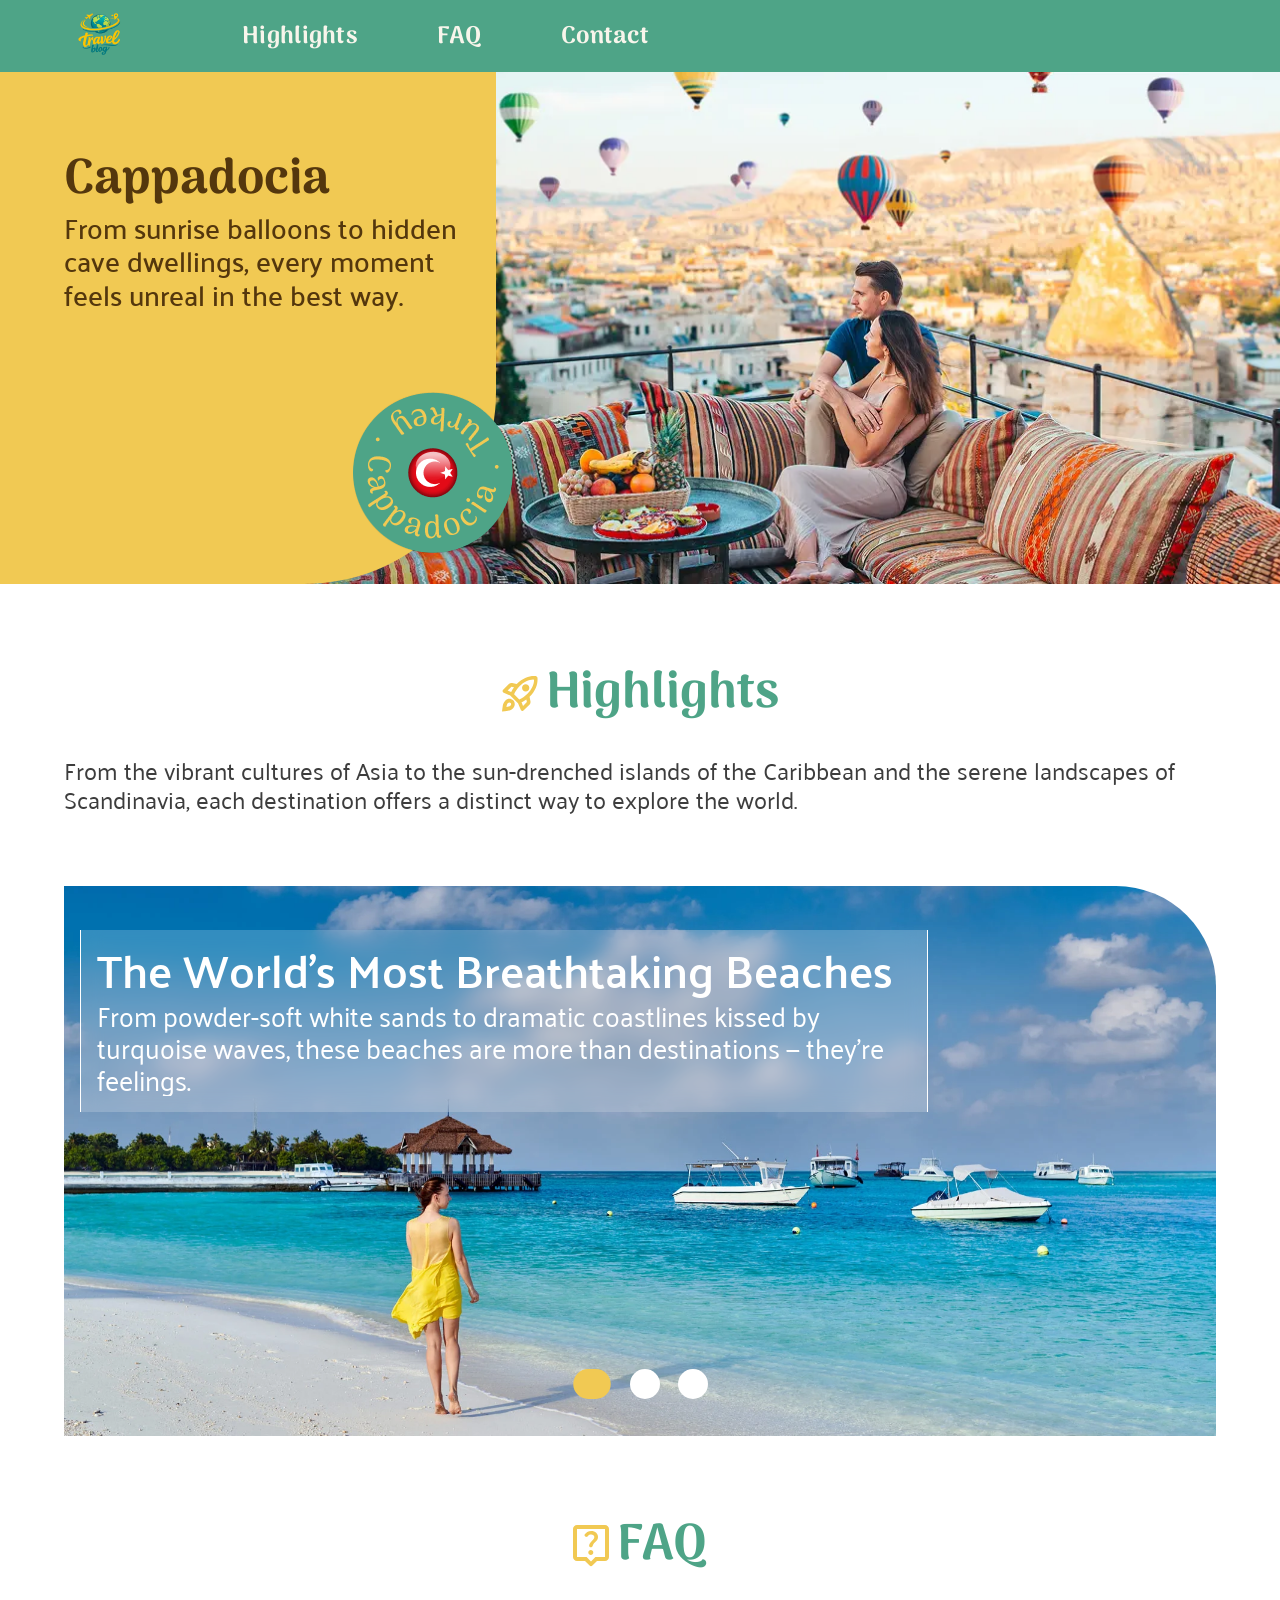
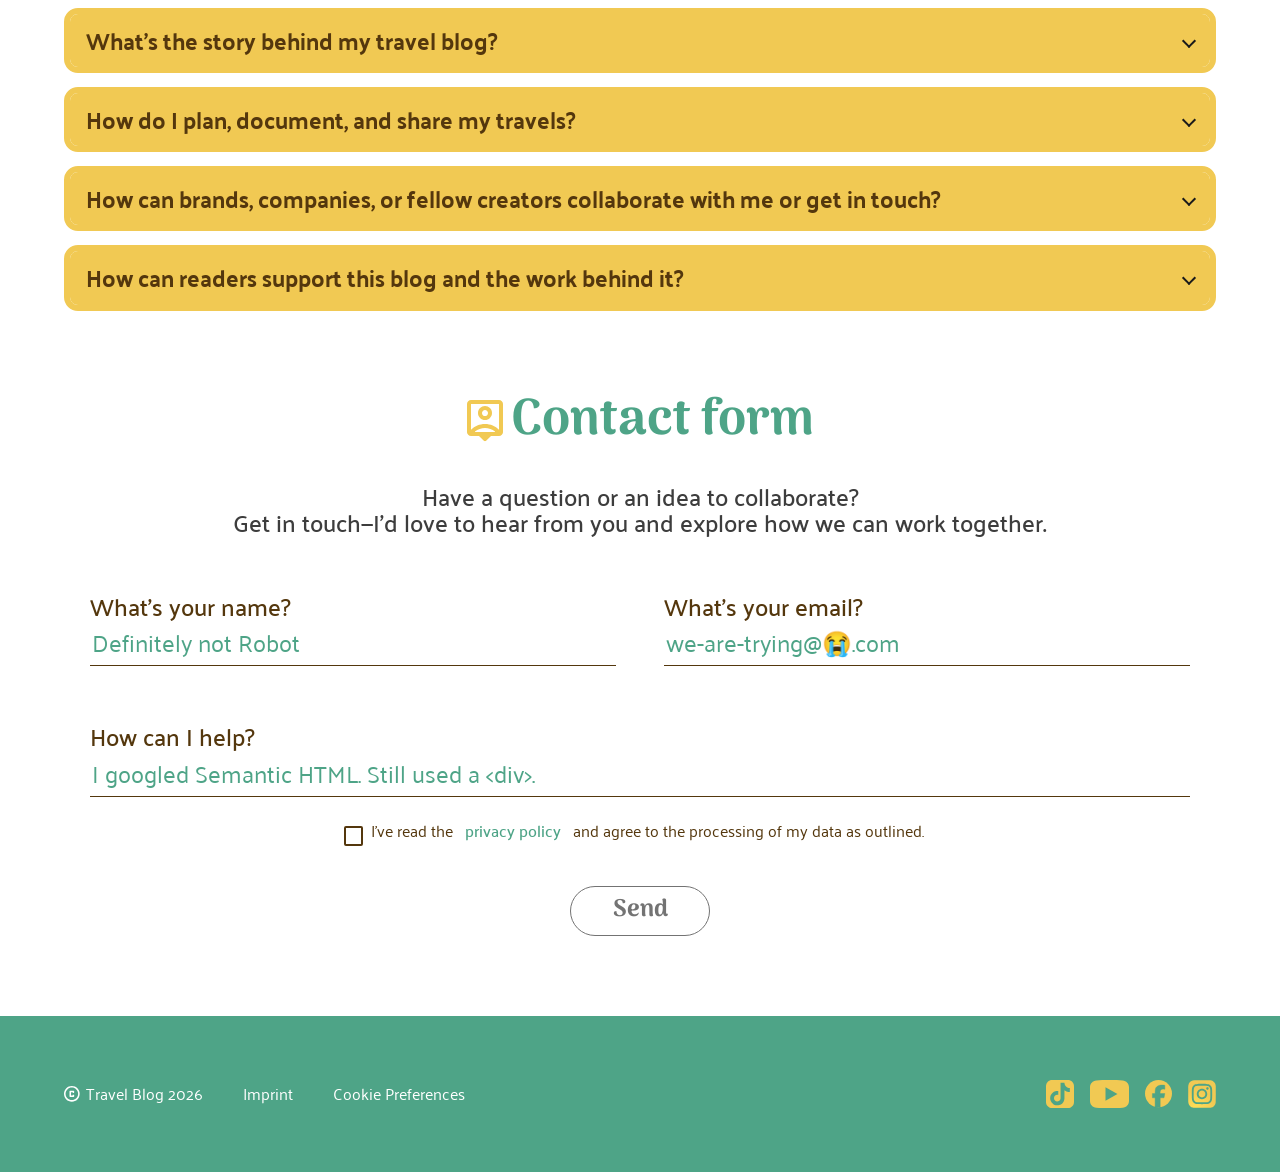
<file: index.html>
<!doctype html>
<html lang="en">
  <head>
    <meta charset="UTF-8" />
    <meta name="viewport" content="width=device-width, initial-scale=1.0" />
    <title>Travel Blog: Home</title>
    <link rel="icon" href="assets/img/favicon.png" type="image/png" />
    <link rel="stylesheet" href="assets/css/fonts.css" />
    <link rel="stylesheet" href="assets/css/global.css" />
    <link rel="stylesheet" href="assets/css/index.css" />
  </head>
  <body>
    <header id="logo-header" class="logo-header">
      <div class="header-container">
        <a href="index.html">
          <img src="assets/img/header_travel_blog.webp" alt="Travel Blog Logo" class="logo" />
        </a>
        <nav id="desktop-nav" class="desktop-nav">
          <ul class="nav-bar">
            <li class="menu-item">
              <a href="#highlights" class="menu-link">
                Highlights
                <img src="./assets/icon/Hover-Highlights.svg" alt="" />
              </a>
            </li>
            <li class="menu-item">
              <a href="#faq" class="menu-link">
                FAQ
                <img src="./assets/icon/Hover-FAQ.svg" alt="" />
              </a>
            </li>
            <li class="menu-item">
              <a href="#contact" class="menu-link">
                Contact
                <img src="./assets/icon/Hover-Contact.svg" alt="" />
              </a>
            </li>
          </ul>
        </nav>
      </div>
    </header>

    <main>
      <section class="hero2">
        <div class="hero-bg-yellow"></div>
        <div class="hero-bg-picture">
          <img
            src="./assets/img/hero_background.webp"
            alt="hero background picture of a couple enjoying the view of air balloons"
            width="1440"
            height="515"
          />
        </div>
        <div class="hero-element-yellow"></div>
        <article class="hero-text">
          <h1>Cappadocia</h1>
          <p>From sunrise balloons to hidden cave dwellings, every moment feels unreal in the best way.</p>
        </article>
        <div class="turkey-badge">
          <img src="./assets/img/hero_circle.png" alt="Cappadocia Badge" />
        </div>
        <div class="turkey-flag">
          <img src="./assets/img/hero_turkey_flag.png" alt="Turkish Flag" />
        </div>
      </section>

      <section id="highlights" class="highlights">
        <div class="hightlights-container">
          <h2 class="section-title">
            <img src="assets/icon/highlights_rocket.svg" alt="Rocket icon" width="36" height="42" />
            Highlights
          </h2>
          <p>
            From the vibrant cultures of Asia to the sun-drenched islands of the Caribbean and the serene landscapes of Scandinavia, each destination
            offers a distinct way to explore the world.
          </p>
          <div class="slider_a_container">
            <div class="slider_a">
              <input type="radio" name="slider" value="one" checked />
              <input type="radio" name="slider" value="two" />
              <input type="radio" name="slider" value="three" />
              <div class="slider_a_wrapper">
                <div class="slider_a_element element_one">
                  <a href="article-carousel.html">
                    <img src="./assets/img/carousel1_01.webp" alt="Beaches" width="1920" height="1280" />
                  </a>
                  <div class="text-block">
                    <div class="text-content">
                      <h3>The World’s Most Breathtaking Beaches</h3>
                      <p>
                        From powder-soft white sands to dramatic coastlines kissed by turquoise waves, these beaches are more than destinations —
                        they’re feelings.
                      </p>
                    </div>
                  </div>
                </div>

                <div class="slider_a_element element_two">
                  <a href="article-video.html">
                    <img src="./assets/img/carousel1_02.webp" alt="Copenhagen" loading="lazy" />
                  </a>
                  <div class="text-block">
                    <div class="text-content">
                      <h3>Copenhagen in 3 Days: Big Experiences, Smart Spending</h3>
                      <p>Discover Copenhagen, where historic charm meets modern design, vibrant cycling culture and waterfront living.</p>
                    </div>
                  </div>
                </div>

                <div class="slider_a_element element_three">
                  <a href="article-graph.html">
                    <img src="./assets/img/carousel1_03.webp" alt="Thailand" loading="lazy" />
                  </a>
                  <div class="text-block">
                    <div class="text-content">
                      <h3>
                        Pattaya Pulse: <br />
                        Food, Sun and Neon Nights
                      </h3>
                      <p>
                        From bustling promenades to nearby islands, the city offers an energetic and diverse escape. Discover Pattaya City, with
                        vibrant nightlife and rich cultural landmarks.
                      </p>
                    </div>
                  </div>
                </div>
              </div>
            </div>
          </div>
        </div>
      </section>

      <section id="faq" class="faq-section">
        <div class="faq-container">
          <h2 class="section-title">
            <img src="assets/icon/faq_help.svg" alt="Help icon" class="faq-title-icon" />
            FAQ
          </h2>

          <div class="faq-list">
            <details class="faq-item">
              <summary class="faq-question">What's the story behind my travel blog?</summary>
              <div class="faq-answer">
                <p>
                  Lorem ipsum dolor sit amet consectetur. Egestas a enim vestibulum malesuada. Ante in commodo porta scelerisque turpis gravida
                  semper. Lorem ipsum dolor sit amet consectetur. Egestas a enim vestibulum malesuada. Ante in commodo porta scelerisque turpis
                  gravida semper.
                </p>
              </div>
            </details>

            <details class="faq-item">
              <summary class="faq-question">How do I plan, document, and share my travels?</summary>
              <div class="faq-answer">
                <p>
                  Lorem ipsum dolor sit amet consectetur. Egestas a enim vestibulum malesuada. Ante in commodo porta scelerisque turpis gravida
                  semper. Lorem ipsum dolor sit amet consectetur. Egestas a enim vestibulum malesuada. Ante in commodo porta scelerisque turpis
                  gravida semper.
                </p>
              </div>
            </details>

            <details class="faq-item">
              <summary class="faq-question">How can brands, companies, or fellow creators collaborate with me or get in touch?</summary>
              <div class="faq-answer">
                <p>
                  Lorem ipsum dolor sit amet consectetur. Egestas a enim vestibulum malesuada. Ante in commodo porta scelerisque turpis gravida
                  semper.
                </p>
              </div>
            </details>

            <details class="faq-item">
              <summary class="faq-question">How can readers support this blog and the work behind it?</summary>
              <div class="faq-answer">
                <p>
                  Lorem ipsum dolor sit amet consectetur. Egestas a enim vestibulum malesuada. Ante in commodo porta scelerisque turpis gravida
                  semper.
                </p>
              </div>
            </details>
          </div>
        </div>
      </section>

      <section id="contact" class="contact">
        <div class="contact-content">
          <h2 class="section-title">
            <img src="assets/icon/contact_form_pin.svg" alt="Contact pin icon" width="36" height="42" />
            Contact form
          </h2>
          <p>
            Have a question or an idea to collaborate?<br />
            Get in touch—I’d love to hear from you and explore how we can work together.
          </p>

          <form class="contact-form">
            <div class="contact-form-row">
              <div class="contact-form-group">
                <label for="name">What's your name?</label>
                <input type="text" id="name" name="name" placeholder="Definitely not Robot" required />
              </div>

              <div class="contact-form-group">
                <label for="email">What's your email?</label>
                <input type="email" id="email" name="email" placeholder="we-are-trying@&#128557;.com" required />
              </div>
            </div>

            <div class="contact-form-group">
              <label for="question">How can I help?</label>
              <textarea id="question" name="question" placeholder="I googled Semantic HTML. Still used a <div>." required></textarea>
            </div>

            <div class="contact-form-checkbox">
              <input type="checkbox" id="privacy" name="privacy" required />
              <div class="checkbox-text">
                <label for="privacy">I’ve read the</label>
                <a href="privacy.html">privacy policy</a>
                <label for="privacy">and agree to the processing of my data as outlined.</label>
              </div>
            </div>
            <button class="btn-submit" type="submit">Send</button>
          </form>
        </div>
      </section>
    </main>

    <footer class="site-footer">
      <div class="footer-content">
        <div class="footer-left">
          <a href="#">Imprint</a>
          <a href="#">Cookie Preferences</a>
          <p class="copyright">
            <span class="copyright-icon"><img src="./assets/icon/copyright.svg" alt="copyright" /></span> Travel Blog 2026
          </p>
        </div>

        <div class="footer-social">
          <a href="https://www.tiktok.com/de-DE/" target="_blank">
            <img src="assets/icon/footer_tiktok.svg" alt="TikTok" width="32" height="32" />
          </a>
          <a href="https://www.youtube.com/" target="_blank">
            <img src="assets/icon/footer_youtube.svg" alt="YouTube" width="44" height="32" />
          </a>
          <a href="https://www.facebook.com/?locale=de_DE" target="_blank">
            <img src="assets/icon/footer_facebook.svg" alt="Facebook" width="32" height="33" />
          </a>
          <a href="https://www.instagram.com/" target="_blank">
            <img src="assets/icon/footer_instagram.svg" alt="Instagram" width="32" height="32" />
          </a>
        </div>
      </div>
    </footer>

    <nav class="bottom-navbar">
      <a href="#"><img src="assets/icon/mobile_navbar_home.svg" alt="Home" /></a>
      <a href="#highlights"><img src="assets/icon/mobile_navbar_rocket.svg" alt="Highlights" /></a>
      <a href="#faq"><img src="assets/icon/mobile_navbar_help.svg" alt="FAQ" /></a>
      <a href="#contact"><img src="assets/icon/mobile_navbar_pin.svg" alt="Profil" /></a>
    </nav>
  </body>
</html>
</file>
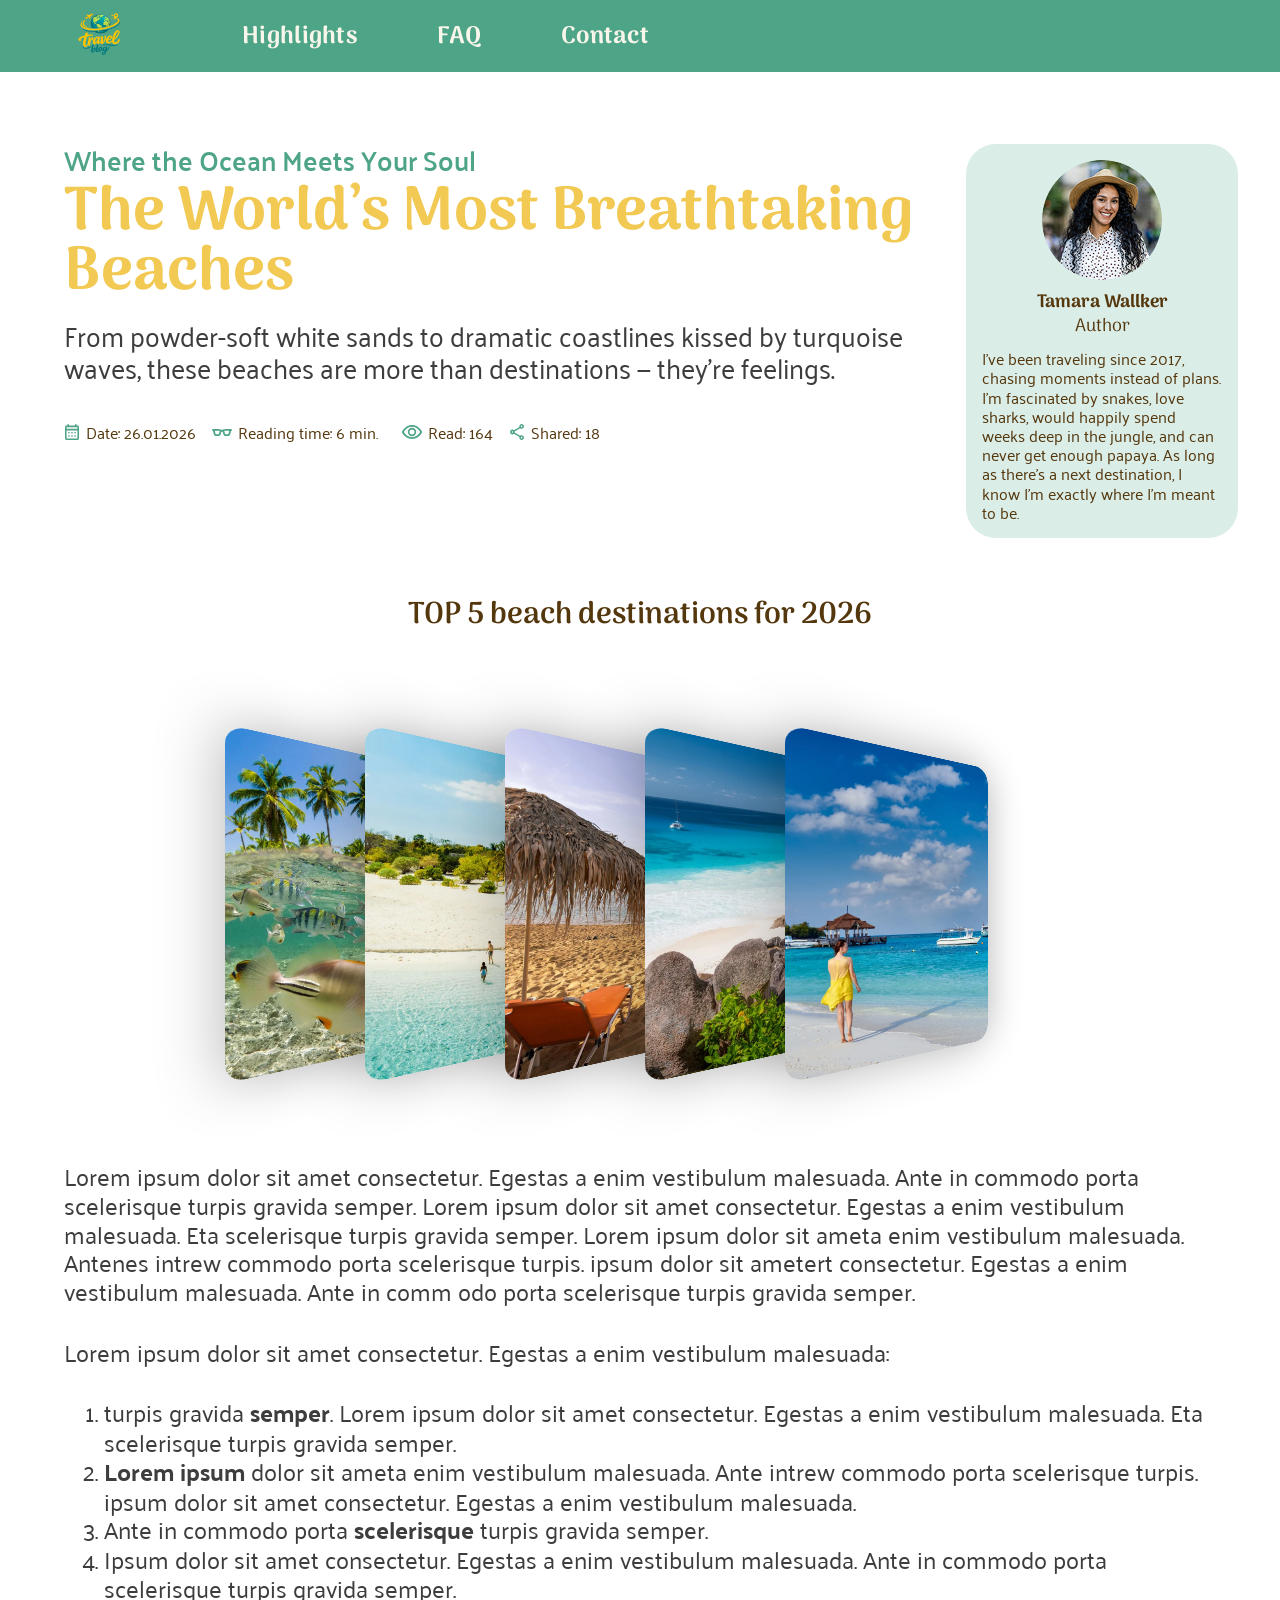
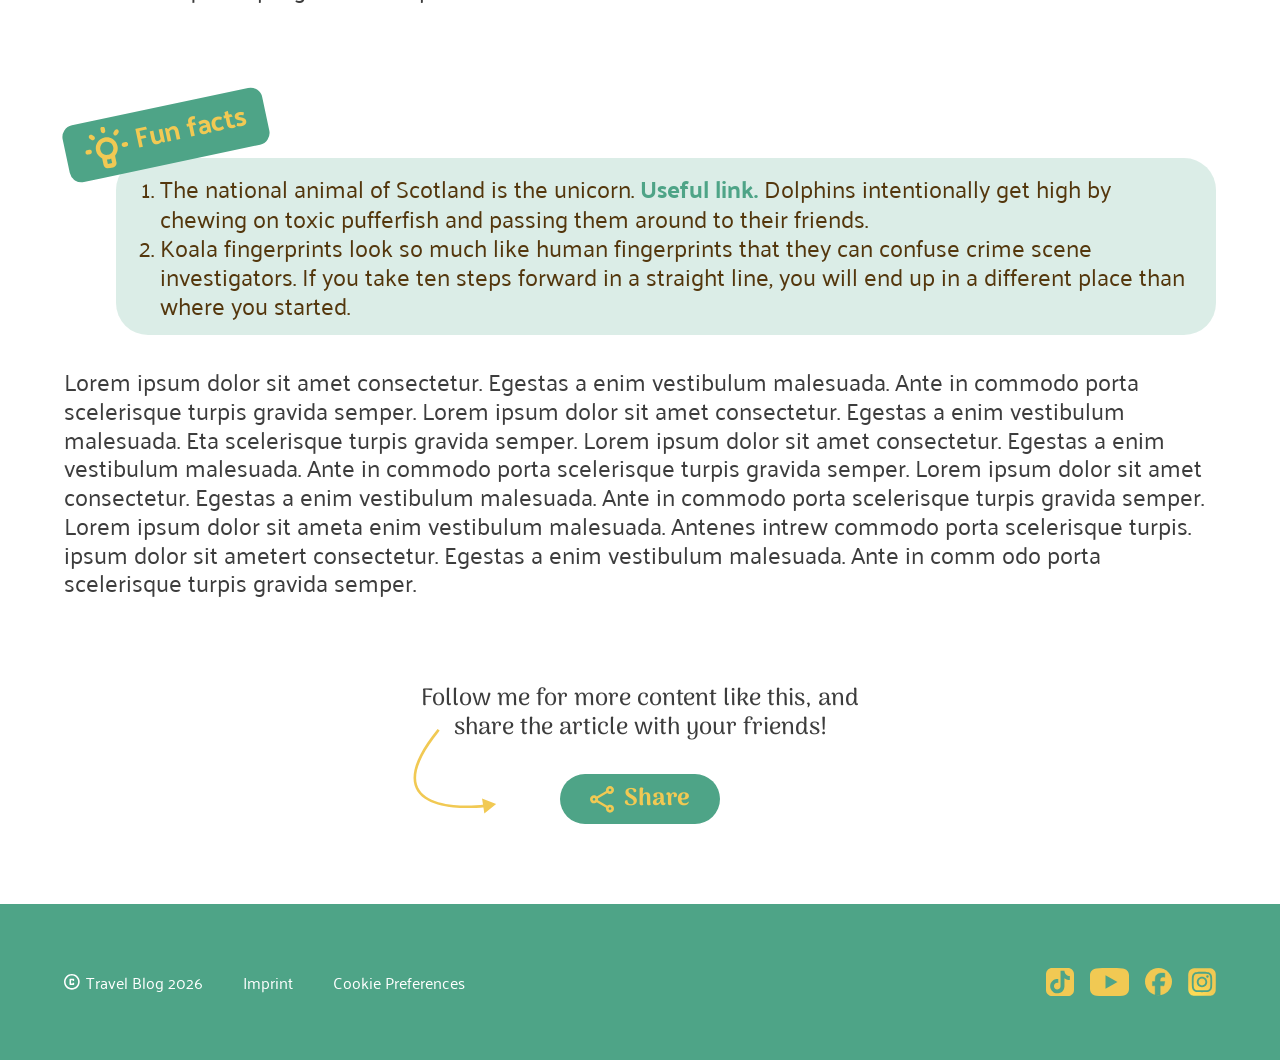
<file: article-carousel.html>
<!doctype html>
<html lang="en">
  <head>
    <meta charset="UTF-8" />
    <meta name="viewport" content="width=device-width, initial-scale=1.0" />
    <title>Travel Blog: Beaches</title>
    <link rel="icon" href="assets/img/favicon.png" type="image/png" />
    <link rel="stylesheet" href="assets/css/fonts.css" />
    <link rel="stylesheet" href="assets/css/global.css" />
    <link rel="stylesheet" href="assets/css/article-carousel.css" />
  </head>
  <body>
    <header id="logo-header" class="logo-header">
      <div class="header-container">
        <a href="index.html">
          <img src="assets/img/header_travel_blog.webp" alt="Travel Blog Logo" class="logo" />
        </a>
        <nav id="desktop-nav" class="desktop-nav">
          <ul class="nav-bar">
            <li class="menu-item">
              <a href="index.html#highlights" class="menu-link">
                Highlights
                <img src="./assets/icon/Hover-Highlights.svg" alt="" />
              </a>
            </li>
            <li class="menu-item">
              <a href="index.html#faq" class="menu-link">
                FAQ
                <img src="./assets/icon/Hover-FAQ.svg" alt="" />
              </a>
            </li>
            <li class="menu-item">
              <a href="index.html#contact" class="menu-link">
                Contact
                <img src="./assets/icon/Hover-Contact.svg" alt="" />
              </a>
            </li>
          </ul>
        </nav>
      </div>
    </header>

    <main>
      <section class="top-row">
        <div class="top-row-container">
          <div class="card">
            <p class="kicker">Where the Ocean Meets Your Soul</p>
            <h1 class="title">The World’s Most Breathtaking Beaches</h1>
            <p>
              From powder-soft white sands to dramatic coastlines kissed by turquoise waves, these beaches are more than destinations — they’re
              feelings.
            </p>
            <div class="meta">
              <div class="meta-row">
                <span class="meta-item">
                  <img src="./assets/icon/article_date.svg" alt="Calendar icon" class="icon" />
                  Date: 26.01.2026
                </span>
                <span class="meta-item">
                  <img src="./assets/icon/article_reading_time.svg" alt="Glasses icon" class="icon icon-wide" />
                  Reading time: 6 min.
                </span>
              </div>
              <div class="meta-row">
                <span class="meta-item">
                  <img src="./assets/icon/article_read.svg" alt="Eye icon" class="icon icon-wide" />
                  Read: 164
                </span>
                <span class="meta-item">
                  <img src="./assets/icon/article_shared_small.svg" alt="Share icon" class="icon" />
                  Shared: 18
                </span>
              </div>
            </div>
          </div>

          <div class="author-card">
            <div class="author-bg">
              <div class="author-avatar">
                <img src="./assets/img/author_portrait.png" alt="Tamara Wallker" />
              </div>
              <p class="author-name">Tamara Wallker</p>
              <p class="author-role">Author</p>
              <p class="author-bio">
                I've been traveling since 2017, chasing moments instead of plans. I'm fascinated by snakes, love sharks, would happily spend weeks
                deep in the jungle, and can never get enough papaya. As long as there's a next destination, I know I'm exactly where I'm meant to be.
              </p>
            </div>
          </div>
        </div>
      </section>

      <section class="top-five-desktop">
        <div class="top-five">
          <h3>TOP 5 beach destinations for 2026</h3>
          <div class="carousel-wrapper-desktop">
            <div class="slider_b-desktop">
              <div class="slider_b_element-desktop">
                <img src="./assets/img/carousel2_01.webp" alt="Beach with fish" width="1200" height="800" />
              </div>
              <div class="slider_b_element-desktop">
                <img src="./assets/img/carousel2_02.webp" alt="Beach on small island" width="1200" height="800" loading="lazy" />
              </div>
              <div class="slider_b_element-desktop">
                <img src="./assets/img/carousel2_03.webp" alt="Beach with sun lounger" width="1202" height="900" loading="lazy" />
              </div>
              <div class="slider_b_element-desktop">
                <img src="./assets/img/carousel2_04.webp" alt="Beach with rocks" width="1200" height="800" loading="lazy" />
              </div>
              <div class="slider_b_element-desktop">
                <img src="./assets/img/carousel1_01.webp" alt="Beach with anchoring boats" width="1920" height="1280" loading="lazy" />
              </div>
            </div>
          </div>
        </div>
      </section>

      <section class="top-five-mobile">
        <h3>TOP 5 beach destinations for 2026</h3>
        <div class="slider_mobile_container">
          <div class="slider_mobile">
            <input type="radio" name="slider" value="one" checked />
            <input type="radio" name="slider" value="two" />
            <input type="radio" name="slider" value="three" />
            <input type="radio" name="slider" value="four" />
            <input type="radio" name="slider" value="five" />
            <div class="slider_mobile_wrapper">
              <div class="slider_mobile_element element_one">
                <img src="./assets/img/carousel2_01.webp" alt="Beach with fish" width="1200" height="800" />
              </div>
              <div class="slider_mobile_element element_two">
                <img src="./assets/img/carousel2_02.webp" alt="Beach on small island" width="1200" height="800" loading="lazy" />
              </div>
              <div class="slider_mobile_element element_three">
                <img src="./assets/img/carousel2_03.webp" alt="Beach with sun lounger" width="1202" height="900" loading="lazy" />
              </div>
              <div class="slider_mobile_element element_four">
                <img src="./assets/img/carousel2_04.webp" alt="Beach with rocks" width="1200" height="800" loading="lazy" />
              </div>
              <div class="slider_mobile_element element_five">
                <img src="./assets/img/carousel1_01.webp" alt="Beach with anchoring boats" width="1920" height="1280" loading="lazy" />
              </div>
            </div>
          </div>
        </div>
      </section>

      <section class="text-container">
        <div class="text">
          <p>
            Lorem ipsum dolor sit amet consectetur. Egestas a enim vestibulum malesuada. Ante in commodo porta scelerisque turpis gravida semper.
            Lorem ipsum dolor sit amet consectetur. Egestas a enim vestibulum malesuada. Eta scelerisque turpis gravida semper. Lorem ipsum dolor sit
            ameta enim vestibulum malesuada. Antenes intrew commodo porta scelerisque turpis. ipsum dolor sit ametert consectetur. Egestas a enim
            vestibulum malesuada. Ante in comm odo porta scelerisque turpis gravida semper.
          </p>
          <p class="text-seperate">Lorem ipsum dolor sit amet consectetur. Egestas a enim vestibulum malesuada:</p>
          <ol class="text-list">
            <li>
              turpis gravida <span>semper</span>. Lorem ipsum dolor sit amet consectetur. Egestas a enim vestibulum malesuada. Eta scelerisque turpis
              gravida semper.
            </li>
            <li>
              <span>Lorem ipsum</span> dolor sit ameta enim vestibulum malesuada. Ante intrew commodo porta scelerisque turpis. ipsum dolor sit amet
              consectetur. Egestas a enim vestibulum malesuada.
            </li>
            <li>Ante in commodo porta <span>scelerisque</span> turpis gravida semper.</li>
            <li>Ipsum dolor sit amet consectetur. Egestas a enim vestibulum malesuada. Ante in commodo porta scelerisque turpis gravida semper.</li>
          </ol>
        </div>
      </section>

      <section class="facts-container">
        <div class="facts">
          <div class="facts-badge">
            <img src="assets/icon/article_pro-tipps_light_bulb.svg" alt="bulb icon" width="43" height="42" />
            Fun facts
          </div>
          <ol class="facts-list">
            <li>
              The national animal of Scotland is the unicorn.
              <a href="https://uselessfacts.net/" target="_blank">Useful link.</a>
              Dolphins intentionally get high by chewing on toxic pufferfish and passing them around to their friends.
            </li>
            <li>
              Koala fingerprints look so much like human fingerprints that they can confuse crime scene investigators. If you take ten steps forward
              in a straight line, you will end up in a different place than where you started.
            </li>
          </ol>
        </div>
        <p>
          Lorem ipsum dolor sit amet consectetur. Egestas a enim vestibulum malesuada. Ante in commodo porta scelerisque turpis gravida semper. Lorem
          ipsum dolor sit amet consectetur. Egestas a enim vestibulum malesuada. Eta scelerisque turpis gravida semper. Lorem ipsum dolor sit amet
          consectetur. Egestas a enim vestibulum malesuada. Ante in commodo porta scelerisque turpis gravida semper. Lorem ipsum dolor sit amet
          consectetur. Egestas a enim vestibulum malesuada. Ante in commodo porta scelerisque turpis gravida semper. Lorem ipsum dolor sit ameta enim
          vestibulum malesuada. Antenes intrew commodo porta scelerisque turpis. ipsum dolor sit ametert consectetur. Egestas a enim vestibulum
          malesuada. Ante in comm odo porta scelerisque turpis gravida semper.
        </p>
      </section>

      <section class="share-container">
        <div>
          <p>Follow me for more content like this, and share the article with your friends!</p>
        </div>
        <div class="share">
          <picture>
            <source media="(min-width: 768px)" srcset="assets/icon/article_share_arrow_desktop.svg" width="110" height="85" />
            <img class="share-arrow" src="assets/icon/article_share_arrow.svg" alt="Arrow icon" width="32" height="53" />
          </picture>

          <details class="share-details">
            <summary class="share-btn">
              <img class="share-icon-inside" src="assets/icon/article_share.svg" alt="Share icon" width="24" height="27" />
              <span>Share</span>
            </summary>
            <div class="share-content">
              <img src="assets/icon/article_shared_small.svg" alt="Share icon small" width="16" height="18" />
              <div class="share-links">
                <a href="https://linkedin.com/" target="_blank">LinkedIn</a>
                <a href="https://www.whatsapp.com" target="_blank">WhatsApp</a>
              </div>
            </div>
          </details>
        </div>
      </section>
    </main>

    <footer class="site-footer">
      <div class="footer-content">
        <div class="footer-left">
          <a href="#">Imprint</a>
          <a href="#">Cookie Preferences</a>
          <p class="copyright">
            <span class="copyright-icon"><img src="./assets/icon/copyright.svg" alt="copyright" /></span> Travel Blog 2026
          </p>
        </div>

        <div class="footer-social">
          <a href="https://www.tiktok.com/de-DE/" target="_blank">
            <img src="assets/icon/footer_tiktok.svg" alt="TikTok" width="32" height="32" />
          </a>
          <a href="https://www.youtube.com/" target="_blank">
            <img src="assets/icon/footer_youtube.svg" alt="YouTube" width="44" height="32" />
          </a>
          <a href="https://www.facebook.com/?locale=de_DE" target="_blank">
            <img src="assets/icon/footer_facebook.svg" alt="Facebook" width="32" height="33" />
          </a>
          <a href="https://www.instagram.com/" target="_blank">
            <img src="assets/icon/footer_instagram.svg" alt="Instagram" width="32" height="32" />
          </a>
        </div>
      </div>
    </footer>

    <nav class="bottom-navbar">
      <a href="index.html"><img src="assets/icon/mobile_navbar_home.svg" alt="Home" /></a>
      <a href="index.html#highlights"><img src="assets/icon/mobile_navbar_rocket.svg" alt="Highlights" /></a>
      <a href="index.html#faq"><img src="assets/icon/mobile_navbar_help.svg" alt="FAQ" /></a>
      <a href="index.html#contact"><img src="assets/icon/mobile_navbar_pin.svg" alt="Profil" /></a>
    </nav>
  </body>
</html>
</file>
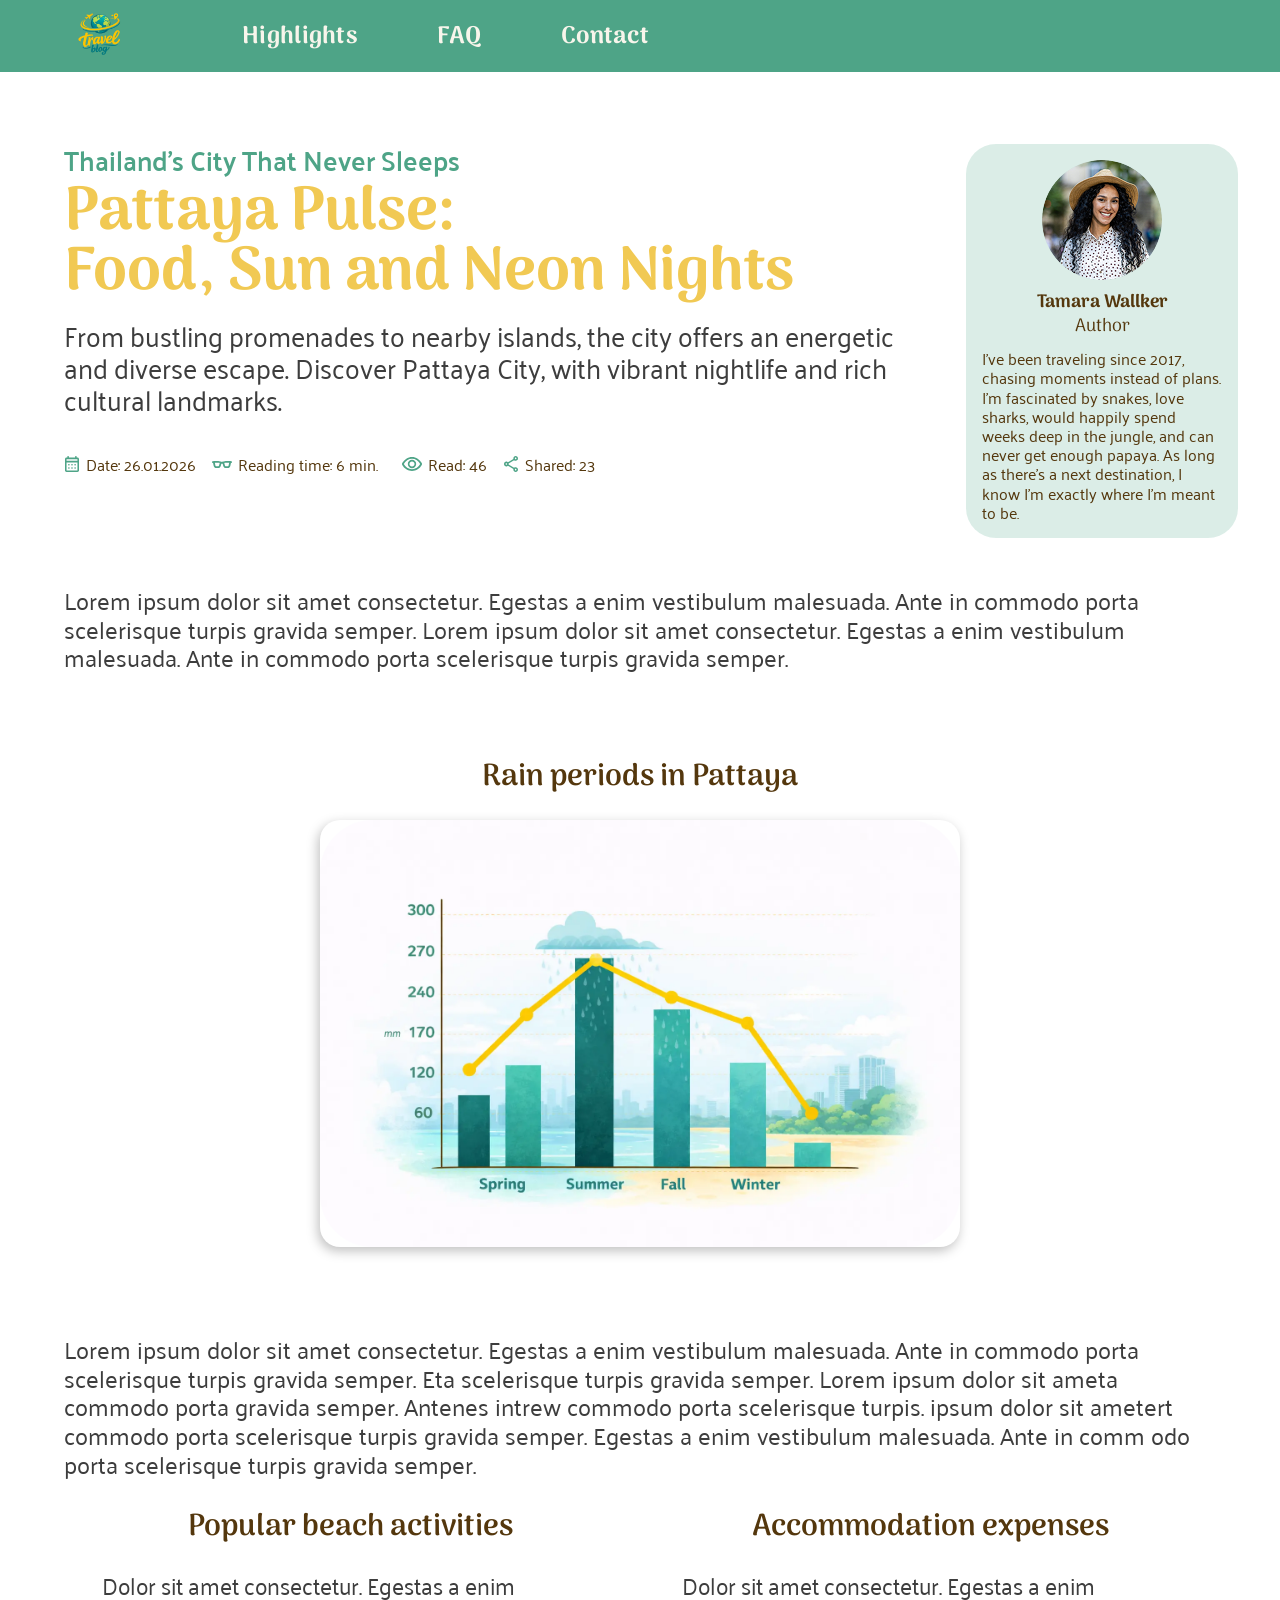
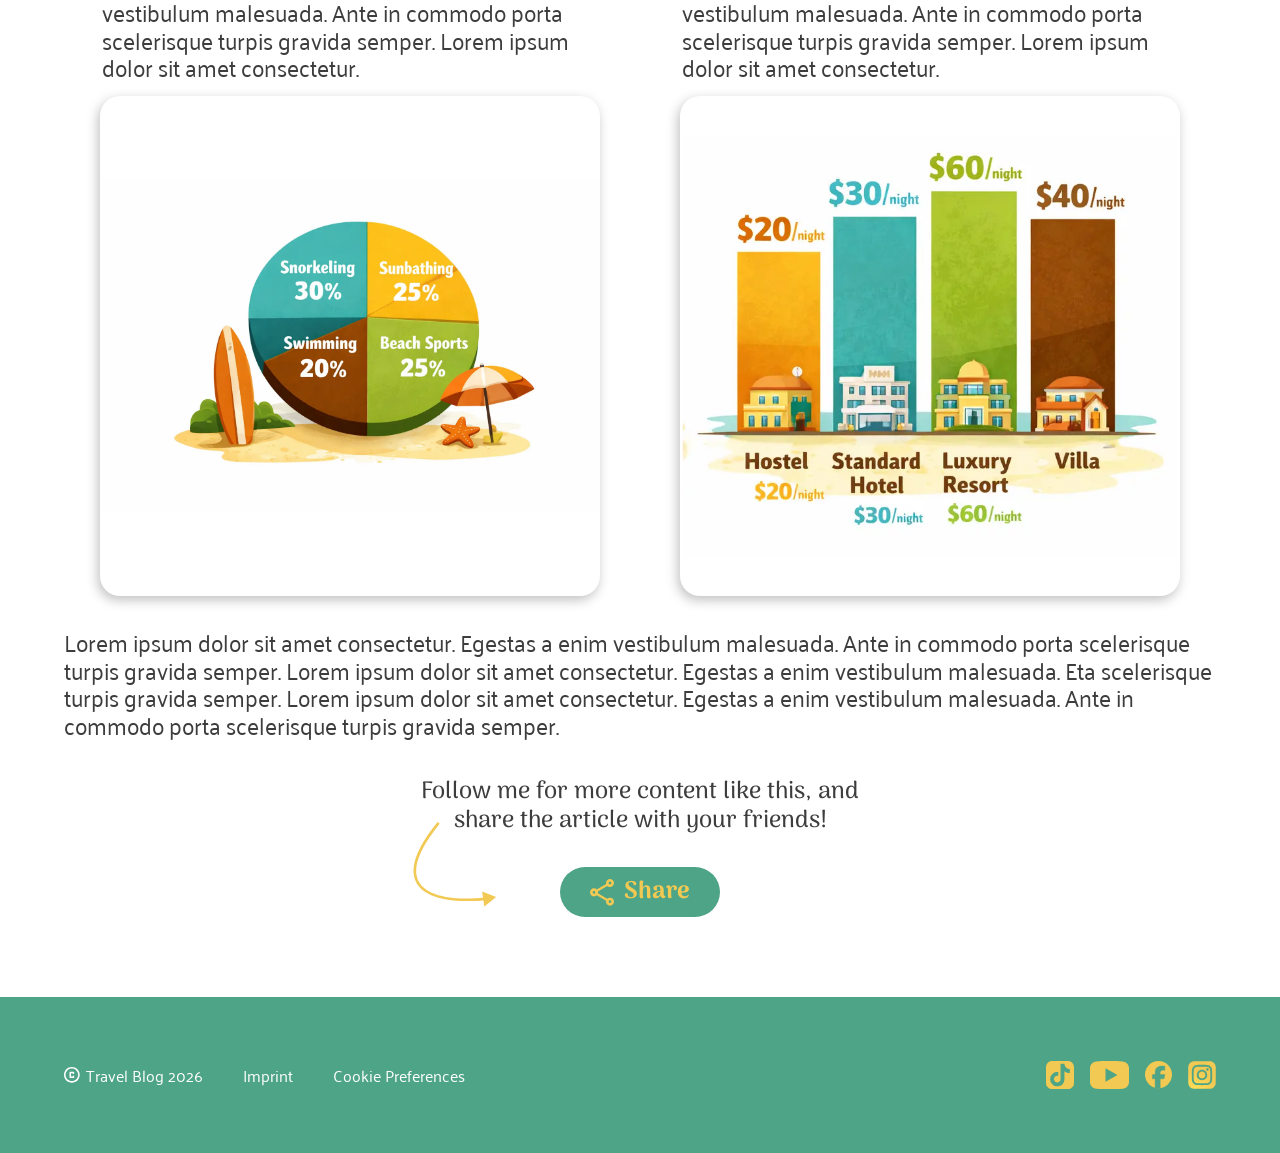
<file: article-graph.html>
<!doctype html>
<html lang="en">
  <head>
    <meta charset="UTF-8" />
    <meta name="viewport" content="width=device-width, initial-scale=1.0" />
    <title>Travel Blog: Pattaya Pulse</title>
    <link rel="icon" href="assets/img/favicon.png" type="image/png" />
    <link rel="stylesheet" href="assets/css/fonts.css" />
    <link rel="stylesheet" href="assets/css/global.css" />
    <link rel="stylesheet" href="assets/css/article-graph.css" />
  </head>
  <body>
    <header id="logo-header" class="logo-header">
      <div class="header-container">
        <a href="index.html">
          <img src="assets/img/header_travel_blog.webp" alt="Travel Blog Logo" class="logo" />
        </a>
        <nav id="desktop-nav" class="desktop-nav">
          <ul class="nav-bar">
            <li class="menu-item">
              <a href="index.html#highlights" class="menu-link">
                Highlights
                <img src="./assets/icon/Hover-Highlights.svg" alt="" />
              </a>
            </li>
            <li class="menu-item">
              <a href="index.html#faq" class="menu-link">
                FAQ
                <img src="./assets/icon/Hover-FAQ.svg" alt="" />
              </a>
            </li>
            <li class="menu-item">
              <a href="index.html#contact" class="menu-link">
                Contact
                <img src="./assets/icon/Hover-Contact.svg" alt="" />
              </a>
            </li>
          </ul>
        </nav>
      </div>
    </header>

    <main>
      <section class="top-row">
        <div class="top-row-container">
          <div class="card">
            <p class="kicker">Thailand’s City That Never Sleeps</p>
            <h1 class="title">
              Pattaya Pulse: <br />
              Food, Sun and Neon Nights
            </h1>
            <p>
              From bustling promenades to nearby islands, the city offers an energetic and diverse escape. Discover Pattaya City, with vibrant
              nightlife and rich cultural landmarks.
            </p>
            <div class="meta">
              <div class="meta-row">
                <span class="meta-item">
                  <img src="./assets/icon/article_date.svg" alt="Calendar icon" class="icon" />
                  Date: 26.01.2026
                </span>
                <span class="meta-item">
                  <img src="./assets/icon/article_reading_time.svg" alt="Glasses icon" class="icon icon-wide" />
                  Reading time: 6 min.
                </span>
              </div>
              <div class="meta-row">
                <span class="meta-item">
                  <img src="./assets/icon/article_read.svg" alt="Eye icon" class="icon icon-wide" />
                  Read: 46
                </span>
                <span class="meta-item">
                  <img src="./assets/icon/article_shared_small.svg" alt="Share icon" class="icon" />
                  Shared: 23
                </span>
              </div>
            </div>
          </div>

          <div class="author-card">
            <div class="author-bg">
              <div class="author-avatar">
                <img src="./assets/img/author_portrait.png" alt="Tamara Wallker" />
              </div>
              <p class="author-name">Tamara Wallker</p>
              <p class="author-role">Author</p>
              <p class="author-bio">
                I've been traveling since 2017, chasing moments instead of plans. I'm fascinated by snakes, love sharks, would happily spend weeks
                deep in the jungle, and can never get enough papaya. As long as there's a next destination, I know I'm exactly where I'm meant to be.
              </p>
            </div>
          </div>
        </div>
      </section>
      <section class="graphs-container">
        <div class="graphs-inner">
          <div class="graph-block-top">
            <p>
              Lorem ipsum dolor sit amet consectetur. Egestas a enim vestibulum malesuada. Ante in commodo porta scelerisque turpis gravida semper.
              Lorem ipsum dolor sit amet consectetur. Egestas a enim vestibulum malesuada. Ante in commodo porta scelerisque turpis gravida semper.
            </p>
            <h2 class="section-heading">Rain periods in Pattaya</h2>
            <div class="graph-wrap">
              <img src="./assets/img/graph_rain.webp" alt="Rain periods in Pattaya" class="graph-img rain-periods" loading="lazy" />
            </div>
            <p>
              Lorem ipsum dolor sit amet consectetur. Egestas a enim vestibulum malesuada. Ante in commodo porta scelerisque turpis gravida semper.
              Eta scelerisque turpis gravida semper. Lorem ipsum dolor sit ameta commodo porta gravida semper. Antenes intrew commodo porta
              scelerisque turpis. ipsum dolor sit ametert commodo porta scelerisque turpis gravida semper. Egestas a enim vestibulum malesuada. Ante
              in comm odo porta scelerisque turpis gravida semper.
            </p>
          </div>

          <div class="graph-columns">
            <div class="graph-column">
              <h2 class="section-heading">Popular beach activities</h2>
              <p class="lorem">
                Dolor sit amet consectetur. Egestas a enim vestibulum malesuada. Ante in commodo porta scelerisque turpis gravida semper. Lorem ipsum
                dolor sit amet consectetur.
              </p>
              <div class="graph-wrap">
                <img src="./assets/img/graph_beach.webp" alt="Popular beach activities" class="graph-img" loading="lazy" />
              </div>
            </div>
            <div class="graph-column">
              <h2 class="section-heading">Accommodation expenses</h2>
              <p class="lorem">
                Dolor sit amet consectetur. Egestas a enim vestibulum malesuada. Ante in commodo porta scelerisque turpis gravida semper. Lorem ipsum
                dolor sit amet consectetur.
              </p>
              <div class="graph-wrap">
                <img src="./assets/img/graph_costs.webp" alt="Accommodation expenses" class="graph-img" loading="lazy" />
              </div>
            </div>
          </div>

          <div class="graph-block-bottom">
            <p class="lorem">
              Lorem ipsum dolor sit amet consectetur. Egestas a enim vestibulum malesuada. Ante in commodo porta scelerisque turpis gravida semper.
              Lorem ipsum dolor sit amet consectetur. Egestas a enim vestibulum malesuada. Eta scelerisque turpis gravida semper. Lorem ipsum dolor
              sit amet consectetur. Egestas a enim vestibulum malesuada. Ante in commodo porta scelerisque turpis gravida semper.
            </p>
          </div>
        </div>
      </section>

      <section class="share-container">
        <div>
          <p>Follow me for more content like this, and share the article with your friends!</p>
        </div>

        <div class="share">
          <picture>
            <source media="(min-width: 768px)" srcset="assets/icon/article_share_arrow_desktop.svg" width="110" height="85" />
            <img class="share-arrow" src="assets/icon/article_share_arrow.svg" alt="Arrow icon" width="32" height="53" />
          </picture>

          <details class="share-details">
            <summary class="share-btn">
              <img class="share-icon-inside" src="assets/icon/article_share.svg" alt="Share icon" width="24" height="27" />
              <span>Share</span>
            </summary>

            <div class="share-content">
              <img src="assets/icon/article_shared_small.svg" alt="Share icon small" width="16" height="18" />
              <div class="share-links">
                <a href="https://linkedin.com/" target="_blank">LinkedIn</a>
                <a href="https://www.whatsapp.com" target="_blank">WhatsApp</a>
              </div>
            </div>
          </details>
        </div>
      </section>
    </main>

    <footer class="site-footer">
      <div class="footer-content">
        <div class="footer-left">
          <a href="#">Imprint</a>
          <a href="#">Cookie Preferences</a>
          <p class="copyright">
            <span class="copyright-icon"><img src="./assets/icon/copyright.svg" alt="copyright" /></span> Travel Blog 2026
          </p>
        </div>

        <div class="footer-social">
          <a href="https://www.tiktok.com/de-DE/" target="_blank">
            <img src="assets/icon/footer_tiktok.svg" alt="TikTok" width="32" height="32" />
          </a>
          <a href="https://www.youtube.com/" target="_blank">
            <img src="assets/icon/footer_youtube.svg" alt="YouTube" width="44" height="32" />
          </a>
          <a href="https://www.facebook.com/?locale=de_DE" target="_blank">
            <img src="assets/icon/footer_facebook.svg" alt="Facebook" width="32" height="33" />
          </a>
          <a href="https://www.instagram.com/" target="_blank">
            <img src="assets/icon/footer_instagram.svg" alt="Instagram" width="32" height="32" />
          </a>
        </div>
      </div>
    </footer>

    <nav class="bottom-navbar">
      <a href="index.html"><img src="assets/icon/mobile_navbar_home.svg" alt="Home" /></a>
      <a href="index.html#highlights"><img src="assets/icon/mobile_navbar_rocket.svg" alt="Highlights" /></a>
      <a href="index.html#faq"><img src="assets/icon/mobile_navbar_help.svg" alt="FAQ" /></a>
      <a href="index.html#contact"><img src="assets/icon/mobile_navbar_pin.svg" alt="Profil" /></a>
    </nav>
  </body>
</html>
</file>
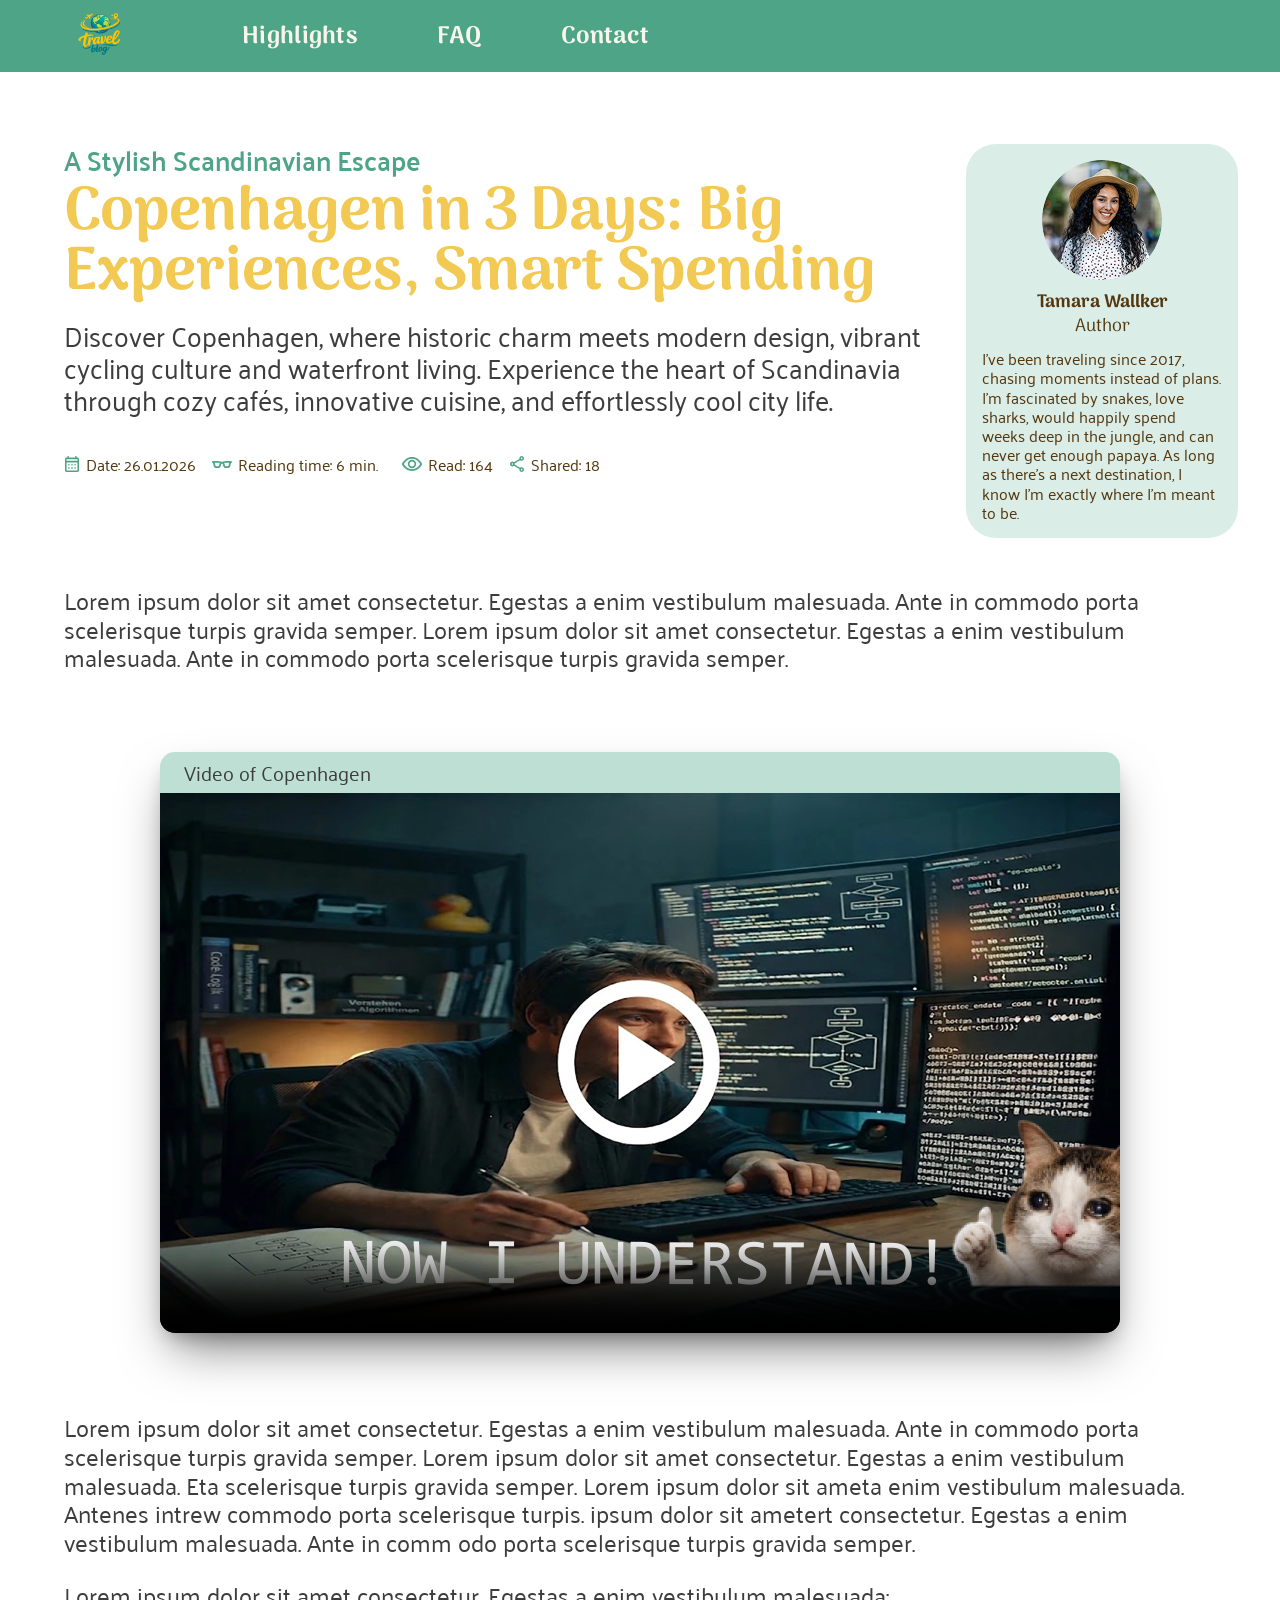
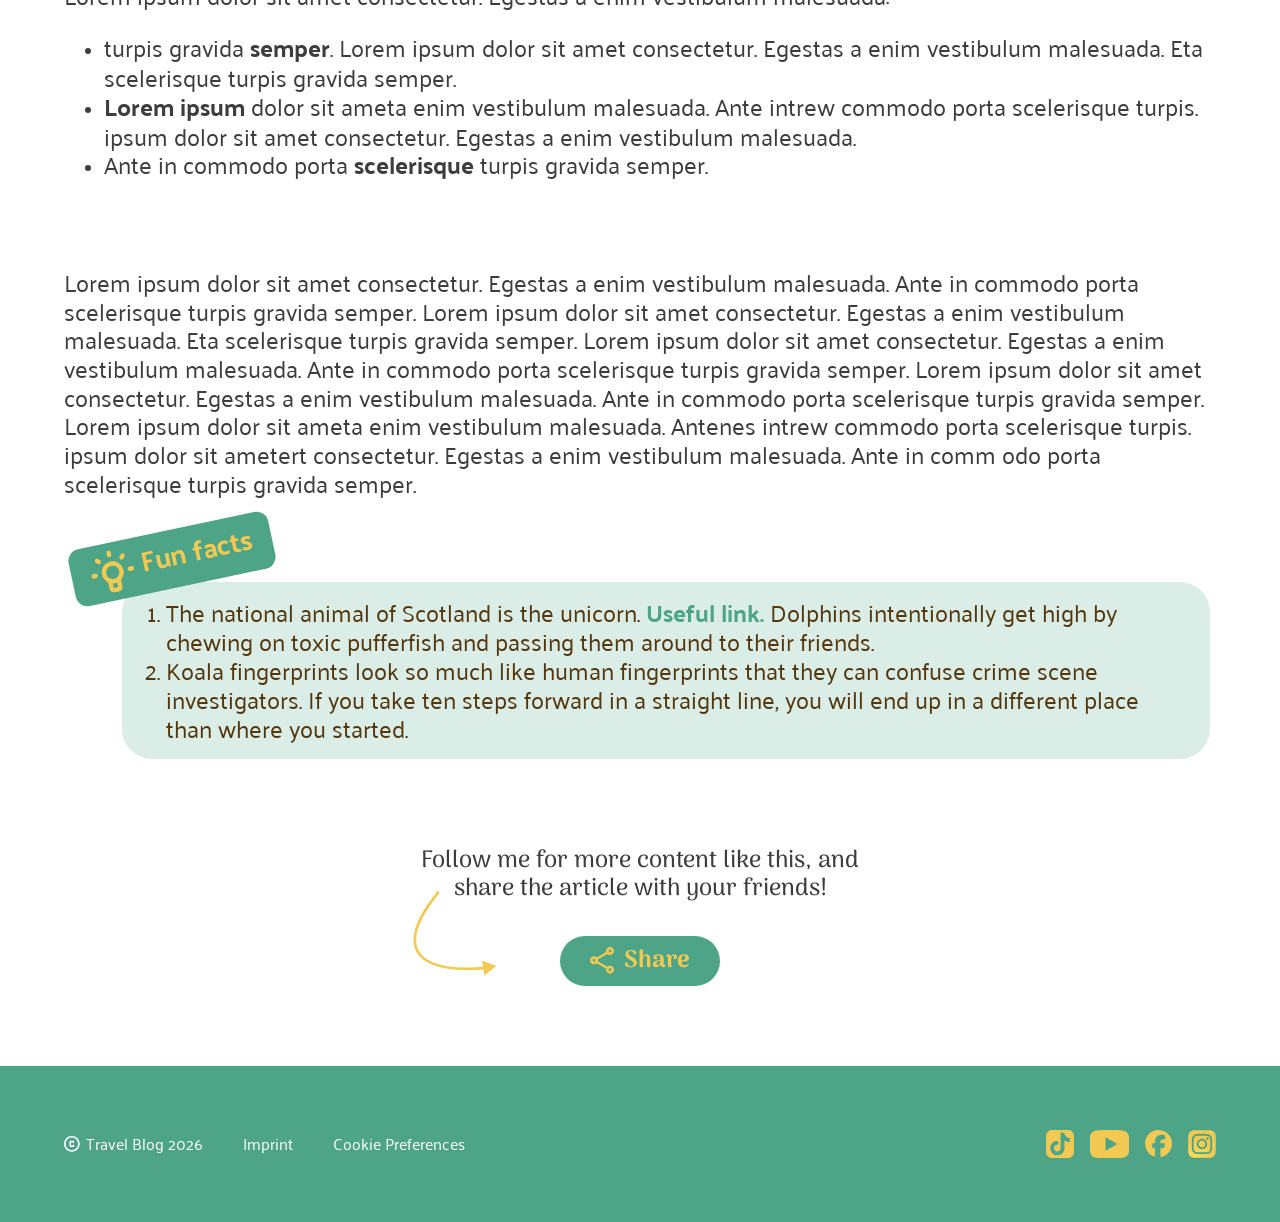
<file: article-video.html>
<!doctype html>
<html lang="en">
  <head>
    <meta charset="UTF-8" />
    <meta name="viewport" content="width=device-width, initial-scale=1.0" />
    <title>Travel Blog: Copenhagen</title>
    <link rel="icon" href="assets/img/favicon.png" type="image/png" />
    <link rel="stylesheet" href="assets/css/fonts.css" />
    <link rel="stylesheet" href="assets/css/global.css" />
    <link rel="stylesheet" href="assets/css/article-video.css" />
  </head>
  <body>
    <header id="logo-header" class="logo-header">
      <div class="header-container">
        <a href="index.html">
          <img src="assets/img/header_travel_blog.webp" alt="Travel Blog Logo" class="logo" />
        </a>
        <nav id="desktop-nav" class="desktop-nav">
          <ul class="nav-bar">
            <li class="menu-item">
              <a href="index.html#highlights" class="menu-link">
                Highlights
                <img src="./assets/icon/Hover-Highlights.svg" alt="" />
              </a>
            </li>
            <li class="menu-item">
              <a href="index.html#faq" class="menu-link">
                FAQ
                <img src="./assets/icon/Hover-FAQ.svg" alt="" />
              </a>
            </li>
            <li class="menu-item">
              <a href="index.html#contact" class="menu-link">
                Contact
                <img src="./assets/icon/Hover-Contact.svg" alt="" />
              </a>
            </li>
          </ul>
        </nav>
      </div>
    </header>

    <main>
      <section class="top-row">
        <div class="top-row-container">
          <div class="card">
            <p class="kicker">A Stylish Scandinavian Escape</p>
            <h1 class="title">Copenhagen in 3 Days: Big Experiences, Smart Spending</h1>
            <p>
              Discover Copenhagen, where historic charm meets modern design, vibrant cycling culture and waterfront living. Experience the heart of
              Scandinavia through cozy cafés, innovative cuisine, and effortlessly cool city life.
            </p>
            <div class="meta">
              <div class="meta-row">
                <span class="meta-item">
                  <img src="./assets/icon/article_date.svg" alt="Calendar icon" class="icon" />
                  Date: 26.01.2026
                </span>
                <span class="meta-item">
                  <img src="./assets/icon/article_reading_time.svg" alt="Glasses icon" class="icon icon-wide" />
                  Reading time: 6 min.
                </span>
              </div>
              <div class="meta-row">
                <span class="meta-item">
                  <img src="./assets/icon/article_read.svg" alt="Eye icon" class="icon icon-wide" />
                  Read: 164
                </span>
                <span class="meta-item">
                  <img src="./assets/icon/article_shared_small.svg" alt="Share icon" class="icon" />
                  Shared: 18
                </span>
              </div>
            </div>
          </div>

          <div class="author-card">
            <div class="author-bg">
              <div class="author-avatar">
                <img src="./assets/img/author_portrait.png" alt="Tamara Wallker" />
              </div>
              <p class="author-name">Tamara Wallker</p>
              <p class="author-role">Author</p>
              <p class="author-bio">
                I've been traveling since 2017, chasing moments instead of plans. I'm fascinated by snakes, love sharks, would happily spend weeks
                deep in the jungle, and can never get enough papaya. As long as there's a next destination, I know I'm exactly where I'm meant to be.
              </p>
            </div>
          </div>
        </div>
      </section>

      <section class="video-container">
        <div class="video">
          <p>
            Lorem ipsum dolor sit amet consectetur. Egestas a enim vestibulum malesuada. Ante in commodo porta scelerisque turpis gravida semper.
            Lorem ipsum dolor sit amet consectetur. Egestas a enim vestibulum malesuada. Ante in commodo porta scelerisque turpis gravida semper.
          </p>
          <div class="video-frame">
            <div class="video-frame-bar">
              <span class="video-frame-title">Video of Copenhagen</span>
            </div>
            <video src="assets/video/video_01.mp4" controls poster="assets/img/video_poster.webp"></video>
          </div>
        </div>
      </section>

      <section class="text-container">
        <div class="text">
          <p>
            Lorem ipsum dolor sit amet consectetur. Egestas a enim vestibulum malesuada. Ante in commodo porta scelerisque turpis gravida semper.
            Lorem ipsum dolor sit amet consectetur. Egestas a enim vestibulum malesuada. Eta scelerisque turpis gravida semper. Lorem ipsum dolor sit
            ameta enim vestibulum malesuada. Antenes intrew commodo porta scelerisque turpis. ipsum dolor sit ametert consectetur. Egestas a enim
            vestibulum malesuada. Ante in comm odo porta scelerisque turpis gravida semper.
          </p>
          <p class="text-seperate">Lorem ipsum dolor sit amet consectetur. Egestas a enim vestibulum malesuada:</p>
          <ul class="text-list">
            <li>
              turpis gravida <span>semper</span>. Lorem ipsum dolor sit amet consectetur. Egestas a enim vestibulum malesuada. Eta scelerisque turpis
              gravida semper.
            </li>
            <li>
              <span>Lorem ipsum</span> dolor sit ameta enim vestibulum malesuada. Ante intrew commodo porta scelerisque turpis. ipsum dolor sit amet
              consectetur. Egestas a enim vestibulum malesuada.
            </li>
            <li>Ante in commodo porta <span>scelerisque</span> turpis gravida semper.</li>
          </ul>
        </div>
      </section>

      <section class="facts-container">
        <p>
          Lorem ipsum dolor sit amet consectetur. Egestas a enim vestibulum malesuada. Ante in commodo porta scelerisque turpis gravida semper. Lorem
          ipsum dolor sit amet consectetur. Egestas a enim vestibulum malesuada. Eta scelerisque turpis gravida semper. Lorem ipsum dolor sit amet
          consectetur. Egestas a enim vestibulum malesuada. Ante in commodo porta scelerisque turpis gravida semper. Lorem ipsum dolor sit amet
          consectetur. Egestas a enim vestibulum malesuada. Ante in commodo porta scelerisque turpis gravida semper. Lorem ipsum dolor sit ameta enim
          vestibulum malesuada. Antenes intrew commodo porta scelerisque turpis. ipsum dolor sit ametert consectetur. Egestas a enim vestibulum
          malesuada. Ante in comm odo porta scelerisque turpis gravida semper.
        </p>
        <div class="facts">
          <div class="facts-badge">
            <img src="assets/icon/article_pro-tipps_light_bulb.svg" alt="" width="43" height="42" />
            Fun facts
          </div>
          <ol class="facts-list">
            <li>
              The national animal of Scotland is the unicorn.
              <a href="https://uselessfacts.net/" target="_blank">Useful link.</a>
              Dolphins intentionally get high by chewing on toxic pufferfish and passing them around to their friends.
            </li>
            <li>
              Koala fingerprints look so much like human fingerprints that they can confuse crime scene investigators. If you take ten steps forward
              in a straight line, you will end up in a different place than where you started.
            </li>
          </ol>
        </div>
      </section>

      <section class="share-container">
        <div>
          <p>Follow me for more content like this, and share the article with your friends!</p>
        </div>

        <div class="share">
          <picture>
            <source media="(min-width: 768px)" srcset="assets/icon/article_share_arrow_desktop.svg" width="110" height="85" />
            <img class="share-arrow" src="assets/icon/article_share_arrow.svg" alt="Arrow icon" width="32" height="53" />
          </picture>

          <details class="share-details">
            <summary class="share-btn">
              <img class="share-icon-inside" src="assets/icon/article_share.svg" alt="Share icon" width="24" height="27" />
              <span>Share</span>
            </summary>

            <div class="share-content">
              <img src="assets/icon/article_shared_small.svg" alt="Share icon small" width="16" height="18" />
              <div class="share-links">
                <a href="https://linkedin.com/" target="_blank">LinkedIn</a>
                <a href="https://www.whatsapp.com" target="_blank">WhatsApp</a>
              </div>
            </div>
          </details>
        </div>
      </section>
    </main>

    <footer class="site-footer">
      <div class="footer-content">
        <div class="footer-left">
          <a href="#">Imprint</a>
          <a href="#">Cookie Preferences</a>
          <p class="copyright">
            <span class="copyright-icon"><img src="./assets/icon/copyright.svg" alt="copyright" /></span> Travel Blog 2026
          </p>
        </div>

        <div class="footer-social">
          <a href="https://www.tiktok.com/de-DE/" target="_blank">
            <img src="assets/icon/footer_tiktok.svg" alt="TikTok" width="32" height="32" />
          </a>
          <a href="https://www.youtube.com/" target="_blank">
            <img src="assets/icon/footer_youtube.svg" alt="YouTube" width="44" height="32" />
          </a>
          <a href="https://www.facebook.com/?locale=de_DE" target="_blank">
            <img src="assets/icon/footer_facebook.svg" alt="Facebook" width="32" height="33" />
          </a>
          <a href="https://www.instagram.com/" target="_blank">
            <img src="assets/icon/footer_instagram.svg" alt="Instagram" width="32" height="32" />
          </a>
        </div>
      </div>
    </footer>

    <nav class="bottom-navbar">
      <a href="index.html"><img src="assets/icon/mobile_navbar_home.svg" alt="Home" /></a>
      <a href="index.html#highlights"><img src="assets/icon/mobile_navbar_rocket.svg" alt="Highlights" /></a>
      <a href="index.html#faq"><img src="assets/icon/mobile_navbar_help.svg" alt="FAQ" /></a>
      <a href="index.html#contact"><img src="assets/icon/mobile_navbar_pin.svg" alt="Profil" /></a>
    </nav>
  </body>
</html>
</file>
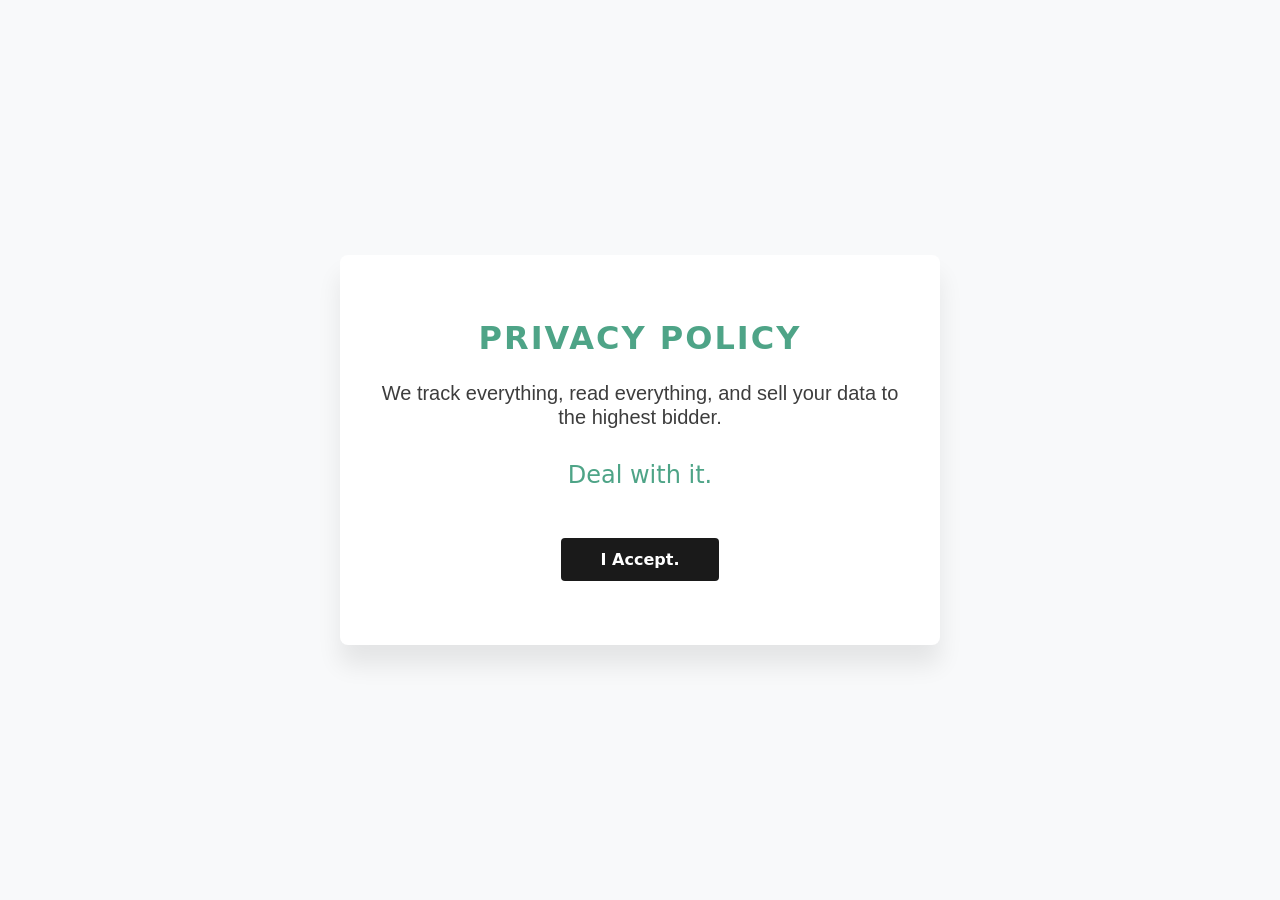
<file: privacy.html>
<!doctype html>
<html lang="en">
  <head>
    <meta charset="UTF-8" />
    <meta name="viewport" content="width=device-width, initial-scale=1.0" />
    <title>Privacy Policy</title>
    <link rel="stylesheet" href="assets/css/global.css" />
    <style>
      body {
        font-family:
          system-ui,
          -apple-system,
          sans-serif;

        background-color: #f8f9fa;
        color: var(--color-primary-green);

        padding: 1rem;

        display: flex;
        justify-content: center;
        align-items: center;

        @media (min-width: 768px) {
          padding: 2rem;
        }
      }

      .privacy-container {
        width: 100%;
        max-width: 600px;
        padding: 3rem 1rem;

        text-align: center;
        background-color: #ffffff;

        border-radius: 8px;
        box-shadow: 0 20px 24px rgba(0, 0, 0, 0.082);

        @media (min-width: 768px) {
          padding: 4rem 2rem;
        }
      }

      h1 {
        margin-bottom: 1.5rem;

        font-size: 1.75rem;
        text-transform: uppercase;
        letter-spacing: 1px;

        @media (min-width: 768px) {
          font-size: 2rem;
          letter-spacing: 2px;
        }
      }

      p {
        margin-bottom: 2rem;
        font-size: 1.25rem;
        color: var(--color-text-main);
      }

      .deal-with-it {
        margin-bottom: 3rem;
        font-size: 1.5rem;
        font-weight: 500;
        color: var(--color-primary-green);
      }

      .btn-back {
        padding: 0.75rem 2.5rem;
        font-weight: 600;

        color: #ffffff;
        background-color: #1a1a1a;
        border-radius: 4px;
        text-decoration: none;
        display: inline-block;
        transition: transform 0.2s ease;

        &:hover {
          background-color: #333333;
          transform: translateY(-2px);
        }
      }
    </style>
  </head>
  <body>
    <div class="privacy-container">
      <h1>Privacy Policy</h1>
      <p>We track everything, read everything, and sell your data to the highest bidder.</p>
      <div class="deal-with-it">Deal with it.</div>
      <a href="javascript:history.back()" class="btn-back">I Accept.</a>
    </div>
  </body>
</html>
</file>
<file: assets/css/fonts.css>
/* arima-regular - latin */
@font-face {
    font-display: swap;
    font-family: 'Arima';
    font-style: normal;
    font-weight: 400;
    src: url('../fonts/arima-v7-latin-regular.woff2') format('woff2');
}

/* arima-500 - latin */
@font-face {
    font-display: swap;
    font-family: 'Arima';
    font-style: normal;
    font-weight: 500;
    src: url('../fonts/arima-v7-latin-500.woff2') format('woff2');
}

/* arima-600 - latin */
@font-face {
    font-display: swap;
    font-family: 'Arima';
    font-style: normal;
    font-weight: 600;
    src: url('../fonts/arima-v7-latin-600.woff2') format('woff2');
}

/* arima-700 - latin */
@font-face {
    font-display: swap;
    font-family: 'Arima';
    font-style: normal;
    font-weight: 700;
    src: url('../fonts/arima-v7-latin-700.woff2') format('woff2');
}

/* palanquin-regular - latin */
@font-face {
    font-display: swap;
    font-family: 'Palanquin';
    font-style: normal;
    font-weight: 400;
    src: url('../fonts/palanquin-v17-latin-regular.woff2') format('woff2');
}

/* palanquin-500 - latin */
@font-face {
    font-display: swap;
    font-family: 'Palanquin';
    font-style: normal;
    font-weight: 500;
    src: url('../fonts/palanquin-v17-latin-500.woff2') format('woff2');
}

/* palanquin-600 - latin */
@font-face {
    font-display: swap;
    font-family: 'Palanquin';
    font-style: normal;
    font-weight: 600;
    src: url('../fonts/palanquin-v17-latin-600.woff2') format('woff2');
}

/* palanquin-700 - latin */
@font-face {
    font-display: swap;
    font-family: 'Palanquin';
    font-style: normal;
    font-weight: 700;
    src: url('../fonts/palanquin-v17-latin-700.woff2') format('woff2');
}

/* palanquin-dark-regular - latin */
@font-face {
    font-display: swap;
    font-family: 'Palanquin Dark';
    font-style: normal;
    font-weight: 400;
    src: url('../fonts/palanquin-dark-v17-latin-regular.woff2') format('woff2');
}

/* palanquin-dark-600 - latin */
@font-face {
    font-display: swap;
    font-family: 'Palanquin Dark';
    font-style: normal;
    font-weight: 600;
    src: url('../fonts/palanquin-dark-v17-latin-600.woff2') format('woff2');
}
</file>
<file: assets/css/global.css>
/* #region css reset */
*,
*::before,
*::after {
  box-sizing: border-box;
  margin: 0;
}

html {
  scroll-behavior: smooth;
}

@media (prefers-reduced-motion: reduce) {
  html {
    scroll-behavior: auto;
  }
}

body {
  min-height: 100vh;
  min-height: 100dvh;
  line-height: 1.2;
}

img,
picture,
video,
canvas,
svg {
  display: block;
  max-width: 100%;
}

input,
button,
textarea,
select {
  font: inherit;
}

p,
h1,
h2,
h3,
h4,
h5,
h6 {
  overflow-wrap: break-word;
}

/* #endregion */

:root {
  /*  header (bg), footer (bg), titles, buttons (bg), icons (mobile-nav), */
  --color-primary-green: #4ea487;

  /* hero-bg, mobile-nav (bottom), faq, buttons (text) */
  --color-primary-yellow: #f1c953;

  /*  author card, pro tips */
  --color-bg-light-green: rgba(78, 164, 135, 0.2);

  /* text (only paragraphs?) */
  --color-text-main: #3d3d3d;

  /* date, reading time, read, shared, author text, pro tips */
  --color-secondary-brown: #54370d;

  /* responsive spacing left + right */
  --container-padding-inline: clamp(1rem, 5vi, 4rem);
}

h2 {
  color: var(--color-primary-green);
}

p {
  color: var(--color-secondary-brown);
  font-family: "Palanquin", sans-serif;
  font-size: clamp(1rem, 0.855rem + 0.8vi, 1.5rem);

  @media (min-width: 768px) {
    color: var(--color-text-main);
  }
}

body {
  min-height: 100vh;
  display: flex;
  flex-direction: column;
}

.nav-bar {
  display: flex;
  list-style-type: none;
  gap: 4.5rem;
  padding: 0;
}

.menu {
  list-style: none;
  display: flex;
  align-items: center;
  gap: 4.5rem;
  margin: 0;
  padding: 0;
}

.menu-item img {
  display: none;
  position: absolute;
  left: 0rem;
  top: 0rem;
}

.menu-item:nth-child(1) img {
  left: 0.2rem;
  top: 1.9rem;
}

.menu-item:nth-child(2) img {
  left: 0rem;
  top: 2.4rem;
}

.menu-item:nth-child(3) img {
  left: 0rem;
  top: 2.3rem;
}

.menu-item:hover img {
  display: revert;
}

.menu-item a:visited {
  color: var(--color-primary-yellow);
}

.menu-item:has(a:visited) img {
  display: none;
}

.menu-link {
  position: relative;

  display: inline-block;
  padding: 0.75rem 0.25rem 0.625rem;
  font-family: "Arima", sans-serif;
  font-weight: 700;
  font-size: 1.5rem;
  letter-spacing: 0.01875rem;
  color: rgba(248, 245, 235);
  text-decoration: none;
  text-shadow: 0.125rem 0.125rem 0 var(--secondary-brown);
}

.logo-header {
  background-color: var(--color-primary-green);
  display: flex;
  justify-content: start;
  align-items: center;

  padding-left: 9.125rem;
  padding-right: 6.375rem;
  position: sticky;
  top: 0;
  z-index: 100;
}

@media (max-width: 767px) {
  .desktop-nav {
    display: none;
  }

  .logo-header {
    padding-inline: var(--container-padding-inline);
    background-color: var(--color-primary-green);
    position: sticky;
    top: 0;
    z-index: 100;
    width: 100%;
  }

  .header-container {
    display: flex;
    justify-content: center;
    align-items: center;
    width: 100%;
  }

  .logo-img {
    width: 3rem;
    height: 3rem;
  }

  .logo-header .logo {
    height: 4.5rem;
    width: auto;

    margin-right: 0;
  }

  body {
    padding-bottom: 4rem;
  }
}

.card {
  width: 100%;

  p {
    font-size: clamp(1.125rem, 0.946rem + 0.893vi, 1.75rem);
  }
}

.kicker {
  margin: 0 0 0.5rem 0;
  font-family: "Palanquin", sans-serif;
  font-size: clamp(1.25rem, 0.893rem + 1.786vi, 2.5rem);
  font-weight: 600;
  color: var(--color-primary-green);
}

.title {
  margin: 0 0 14px 0;
  color: var(--color-primary-yellow);
  font-family: "Arima", sans-serif;
  font-size: clamp(2.5rem, 2.071rem + 2.143vi, 4rem);
  font-weight: 700;
  line-height: 1;
}

.meta {
  display: flex;
  flex-direction: column;
  align-items: flex-start;

  justify-content: flex-start;
  gap: 0.5rem;
  width: 100%;
  margin-top: 1.5rem;

  @media (min-width: 768px) {
    margin-top: 2.5rem;
  }
}

.meta-row {
  display: flex;
  flex-direction: column;
  align-items: flex-start;
  justify-content: flex-start;
  gap: 1rem;
}

@media (min-width: 375px) {
  .meta-row {
    flex-direction: row;
    align-items: center;
  }
}

.meta-item {
  display: flex;
  align-items: center;
  gap: 0.375rem;
  color: var(--color-secondary-brown);
  font-family: "Palanquin", sans-serif;
  font-size: 1rem;
  font-weight: 400;
  white-space: nowrap;
}

.icon {
  width: 1rem;
  height: 1rem;
  object-fit: contain;
  flex-shrink: 0;
}

.icon-wide {
  width: 1.25rem;
  height: auto;
}

.author-card {
  width: 100%;
  padding-block: 1.5rem 2.5rem;
  display: flex;
  justify-content: center;
}

.author-bg {
  width: clamp(18.125rem, calc(100vw - 1.875rem), 21.5625rem);
  background-color: var(--color-bg-light-green);
  border-radius: 30px;

  padding: 1rem;
  display: flex;
  flex-direction: column;
  align-items: center;
  text-align: center;
}

.author-avatar {
  width: 7.5rem;
  height: 7.5rem;
  border-radius: 50%;
  overflow: hidden;
  margin-bottom: 0.75rem;
  background: #cfe6e0;
}

.author-avatar img {
  width: 100%;
  height: 100%;
  object-fit: cover;
  display: block;
}

.author-name {
  margin: 0;
  color: var(--color-secondary-brown);
  font-family: "Arima", sans-serif;
  font-size: 1rem;
  font-weight: 700;
}

.author-role {
  margin: 0.125rem 0 0.75rem 0;
  color: var(--color-secondary-brown);
  font-family: "Arima", sans-serif;
  font-size: 1rem;
}

.author-bio {
  margin: 0;
  max-width: 45ch;
  color: var(--color-secondary-brown);
  font-family: "Palanquin", sans-serif;
  font-size: 1rem;
}

.site-footer {
  background-color: var(--color-primary-green);
  width: 100%;
  padding: var(--container-padding-inline);
  margin-top: auto;
}

.footer-content {
  max-width: 75rem;
  margin-inline: auto;
  width: 100%;

  display: flex;
  justify-content: space-between;
  align-items: flex-end;
}

.footer-left {
  display: flex;
  flex-direction: column;
  gap: 0.5rem;
}

.footer-left a {
  color: #ffffff;
  text-decoration: none;
  font-family: "Palanquin", sans-serif;
  font-size: 1rem;
}

.footer-left a:hover {
  text-decoration: underline;
}

.copyright {
  display: flex;
  align-items: center;
  gap: 0.375rem;
  color: #ffffff;
  font-family: "Palanquin", sans-serif;
  font-size: 1rem;
  font-weight: 400;
  margin: 0;
}

.copyright-icon {
  display: inline-flex;
  align-items: center;
  justify-content: center;
  width: 1rem;
  height: 1rem;
}

.footer-social {
  display: flex;
  gap: 0.5rem;
  align-items: center;

  @media (min-width: 375px) {
    gap: 1rem;
  }
}

.footer-social img {
  height: 1.75rem;
  width: auto;
}

.bottom-navbar {
  background-color: var(--color-primary-yellow);
  display: flex;
  justify-content: space-around;
  align-items: center;
  padding: 0.75rem 0;
  position: fixed;
  bottom: 0;
  left: 0;
  width: 100%;
  height: 4rem;
  z-index: 100;
}

.bottom-navbar a {
  display: flex;
  align-items: center;
  justify-content: center;
}

.bottom-navbar img {
  height: 1.625rem;
  width: auto;
}

.top-row {
  padding-top: 4.5rem;
  padding-inline: var(--container-padding-inline);
}

@media (min-width: 768px) {
  .bottom-navbar {
    display: none;
  }

  .logo-header {
    padding-inline: var(--container-padding-inline);

    background-color: var(--color-primary-green);
    position: sticky;
    top: 0;
    z-index: 100;
  }

  .header-container {
    max-width: 75rem;
    margin-inline: auto;
    width: 100%;

    display: flex;
    justify-content: start;
    align-items: center;
  }

  .logo-img {
    width: 4.5rem;
    height: 4.5rem;
  }

  .logo-header .logo {
    height: 4.5rem;
    width: auto;

    margin-right: 6.375rem;
  }

  body {
    padding-bottom: 0;
  }

  .footer-content {
    align-items: center;
  }

  .footer-left {
    flex-direction: row;
    align-items: center;
    gap: 2.5rem;
  }

  .footer-left .copyright {
    order: -1;
  }

  .top-row-container {
    max-width: 75rem;
    margin-inline: auto;
    width: 100%;
    display: flex;
    justify-content: space-between;
    align-items: flex-start;
    gap: 1.5rem;
  }

  .top-row-container .meta {
    flex-direction: row;
    align-items: center;
    gap: 1.5rem;
    flex-wrap: wrap;
  }

  .top-row-container .author-card {
    flex: 0 0 13.75rem;
    width: 15.625rem;
    padding: 0;
    display: block;
  }

  .author-bg {
    max-width: 17rem;
    text-align: start;
  }

  .author-name {
    font-weight: 700;
    font-size: 1.125rem;
  }

  .author-role {
    font-size: 1.125rem;
  }

  .author-bio {
    font-size: 1rem;
    max-width: none;
  }

  .content-columns {
    display: flex;
    gap: 1.5rem;
  }

  .content-columns .content {
    flex: 1 1 0;
  }

  .graph-wrap {
    max-width: 21.5625rem;
    margin-left: auto;
    margin-right: auto;
  }
}

.share-container {
  padding-inline: var(--container-padding-inline);

  display: flex;
  flex-direction: column;
  justify-content: center;
  align-items: center;
  padding-bottom: 5rem;

  p {
    max-width: 31.25rem;
    margin-bottom: 2rem;

    text-align: center;
    font-family: "Arima", sans-serif;
    font-weight: 500;
  }
}

.share {
  position: relative;
  width: 100%;
  height: 3.125rem;

  display: flex;
  justify-content: center;
  align-items: center;
}

.share-arrow {
  position: absolute;
  right: calc(50% + 125px);
  bottom: 25px;

  @media (min-width: 768px) {
    right: calc(50% + 130px);
    bottom: 10px;
  }
}

.share-details {
  display: flex;
  align-items: center;
}

.share-btn {
  width: 10rem;
  height: 3.125rem;

  font-family: "Arima", sans-serif;
  font-weight: 700;
  font-size: 1.5rem;

  border-radius: 2.5rem;

  display: flex;
  justify-content: center;
  align-items: center;
  gap: 0.625rem;

  background-color: var(--color-primary-green);
  color: var(--color-primary-yellow);
  cursor: pointer;
}

.share-icon-inside {
  transition: 0.75s ease;
}

details[open] {
  .share-btn {
    width: clamp(6.25rem, 27vi, 7.5rem);
    gap: 0;
    pointer-events: none;
  }

  .share-icon-inside {
    width: 0;
    opacity: 0;
  }

  .share-content {
    margin-left: 1rem;

    display: flex;
    align-items: center;
    gap: 0.75rem;
  }
}

.share-links {
  display: flex;
  flex-direction: column;

  a {
    font-family: "Arima", sans-serif;
    font-size: 1.125rem;
    font-weight: 600;
    color: var(--color-primary-green);

    transition: text-shadow 0.4s ease;

    &:active {
      text-shadow: 0.025rem 0 0 var(--color-primary-green);
    }
  }
}
</file>
<file: assets/css/index.css>
.section-title {
  font-family: 'Arima', sans-serif;
  font-weight: 700;
  font-size: clamp(2.5rem, 2.286rem + 1.071vi, 3.25rem);

  padding-block: 5rem 2rem;

  display: flex;
  justify-content: center;
  align-items: center;
  gap: 0.5rem;
}

.hero2 {
  max-width: 90rem;
  margin-inline: auto;
  position: relative;
  height: 32rem;
  overflow: hidden;
  background-color: var(--color-primary-yellow);
}

.hero-bg-yellow {
  position: absolute;
  left: 0;
  top: 0;
  z-index: 1;
  background-color: var(--color-primary-yellow);
  width: 100%;
  height: 100%;
}

.hero-bg-picture {
  position: absolute;
  left: 0;
  top: 0;
  z-index: 2;
  width: 100%;

  height: 100%;
  transform: translateX(100%);
  animation: BGslideIn 0.7s ease-out 2s forwards;
}

.hero-bg-picture img {
  width: 100%;
  height: 100%;
  display: block;
  object-fit: cover;
  object-position: 55% 100%;
}

@keyframes BGslideIn {
  from {
    transform: translateX(100%);
  }

  to {
    transform: translateX(0);
  }
}

.hero-element-yellow {
  width: 110rem;
  height: 32rem;
  background-color: var(--color-primary-yellow);
  border-radius: 0 0 12rem 0;
  position: absolute;
  left: -79rem;
  top: 0;
  z-index: 3;
  transform: translateX(100rem);
  animation: heroSlideInWave 0.7s ease-out 2s forwards;
}

@keyframes heroSlideInWave {
  from {
    transform: translateX(100rem);
  }

  to {
    transform: translateX(0);
  }
}

.hero-text {
  position: absolute;
  left: var(--container-padding-inline);
  top: 5rem;
  z-index: 4;
  width: 40%;
}

.hero-text h1 {
  font-family: "Arima", sans-serif;
  font-weight: 700;
  font-size: clamp(2rem, 1.65rem + 1.75vi, 3.75rem);
  color: var(--color-secondary-brown);
  opacity: 0;
  animation:
    heroFadeInUp 0.5s ease-out 0s forwards,
    transitiontoleft 0.5s ease-out 2s forwards;
}

.hero-text p {
  max-width: 25rem;
  font-family: "Palanquin", sans-serif;
  font-weight: 500;
  font-size: 1.75rem;
  color: var(--color-secondary-brown);
  opacity: 0;
  animation:
    heroFadeInUp 0.5s ease-out 0.5s forwards,
    transitiontoleft 0.5s ease-out 2s forwards;
}

@keyframes heroFadeInUp {
  0% {
    opacity: 0;
    transform: translateY(8rem) translateX(20rem);
  }

  100% {
    opacity: 1;
    transform: translateY(4rem) translateX(20rem);
  }
}

@keyframes transitiontoleft {
  0% {
    transform: translateY(4rem) translateX(20rem);
  }

  100% {
    transform: translateY(0rem) translateX(0rem);
  }
}

.turkey-badge {
  position: absolute;
  left: 22rem;
  top: 20rem;
  z-index: 5;
  opacity: 0;
  transform: scale(0.6);
  animation: heroPopIn 0.3s ease-out 2.7s forwards;
}

.turkey-badge img {
  animation: rotate 20s linear infinite;
}

.turkey-flag {
  position: absolute;
  left: 22rem;
  top: 20rem;
  z-index: 6;
  border-color: red;
  border-width: 1rem;
  opacity: 0;
  transform: scale(0.6);
  animation: heroPopIn 0.3s ease-out 2.7s forwards;
}

@keyframes heroPopIn {
  from {
    opacity: 0;
    transform: scale(0.6);
  }

  to {
    opacity: 1;
    transform: scale(1);
  }
}

@keyframes rotate {
  from {
    transform: rotate(0deg);
  }

  to {
    transform: rotate(360deg);
  }
}

@media (max-width: 768px) {
  .hero-text {
    width: 65vw;
    left: var(--container-padding-inline);
    top: 3rem;
  }

  .hero-text h1 {
    hyphens: auto;
    animation:
      heroFadeInUpMobile 0.5s ease-out 0s forwards,
      heroTextFadeOut 0.5s ease-out 2s forwards;
  }

  .hero-text p {
    font-size: 1.15rem;
    width: 100%;

    animation:
      heroFadeInUpMobile 0.5s ease-out 0.5s forwards,
      heroTextFadeOut 0.5s ease-out 2s forwards;
  }

  @keyframes heroFadeInUpMobile {
    0% {
      opacity: 0;
      transform: translateY(2rem);
    }

    100% {
      opacity: 1;
      transform: translateY(0);
    }
  }

  @keyframes heroTextFadeOut {
    0% {
      opacity: 1;
    }

    100% {
      opacity: 0;
      visibility: hidden;
    }
  }

  .hero-bg-picture {
    animation: slideInMobile 1s ease-out 1.5s both;
  }

  .hero-bg-picture img {
    object-position: 65% 100%;
  }

  @keyframes slideInMobile {
    from {
      transform: translateX(100%);
    }

    to {
      transform: translateX(0);
    }
  }

  .hero-element-yellow {
    left: auto;
    right: 70vw;
    animation: slideInMobileyellow 0.7s ease-out 2s both;
  }

  @keyframes slideInMobileyellow {
    0% {
      transform: translateX(100%);
      top: 0rem;
    }

    100% {
      transform: translateX(0);
      top: -10rem;
    }
  }

  .turkey-badge,
  .turkey-flag {
    transform-origin: 50% 50%;
    left: 10vw;
    top: 10vw;
    scale: 1;
    animation: heroPopInMobile 0.3s ease-out 2.5s forwards;
  }

  @keyframes heroPopInMobile {
    from {
      opacity: 0;
    }

    to {
      opacity: 1;
    }
  }
}

.highlights {
  padding-inline: var(--container-padding-inline);
}

.hightlights-container {
  width: 100%;
  max-width: 75rem;
  margin-inline: auto;
}

.hightlights-container > p {
  display: none;

  @media (min-width:768px) {
    display: revert;
    padding-bottom: 4.5rem;
  }

}

.highlights-headline h2 {
  font-size: 2.5rem;
  font-family: "Arima", sans-serif;
  font-weight: 700;
}

.input-wrapper {
  display: flex;
  justify-content: center;
  align-items: flex-end;
  gap: 1rem;
  padding: 1.25rem;
}

.input-wrapper {
  display: flex;
  justify-content: center;
  align-items: flex-end;
  gap: 1rem;
  padding: 1.25rem;
}

.slider_a_container {
  display: flex;
  justify-content: center;
  align-items: center;
}

.slider_a {
  position: relative;
  width: 100%;
  height: 34.375rem;
  border-radius: 0px 100px 0px 0px;
  display: flex;
  justify-content: center;
  align-items: flex-end;
  gap: 8px;
  overflow: hidden;
}

.slider_a input {
  margin-bottom: 2rem;
  z-index: 2;
  padding: 1.25rem;
  appearance: none;
  border-radius: 50%;
  background-color: white;
  cursor: pointer;
  transform: scale(0.75);
}

.slider_a input:checked {
  width: 3.125rem;
  border-radius: 50px;
  background-color: #f1c953;
}

.slider_a_wrapper {
  z-index: 1;
  width: 300%;
  height: 100%;
  position: absolute;
  display: flex;
  transition: all 1s ease-in-out;
}

.slider_a_element {
  width: calc(100% / 3);
  height: 100%;
  position: relative;
}

.slider_a_element img {
  width: 100%;
  height: 100%;
  object-fit: cover;
}

.element_one img {
  object-position: 40% 80%;
}

.element_two img {
  object-position: 50% 100%;
}

.element_three img {
  object-position: 30% 100%;
}

.slider_a input[value="one"]:checked ~ .slider_a_wrapper {
  transform: translateX(calc(100% / 3));
}

.slider_a input[value="two"]:checked ~ .slider_a_wrapper {
  transform: translateX(0);
}

.slider_a input[value="three"]:checked ~ .slider_a_wrapper {
  transform: translateX(calc(-100% / 3));
}

.text-block {
  position: absolute;
  top: clamp(40px, 121px - 6vw, 100px);
  left: 16px;
  width: min(53rem, calc(100% - 2rem));
  z-index: 4;
  padding: 1rem;
  background-color: rgba(255, 255, 255, 0.2);
  backdrop-filter: blur(10px);
  border-left: 0.0625rem solid white;
  border-right: 0.0625rem solid white;
}

.text-block h3 {
  color: white;
  font-size: clamp(1.75rem, 1.393rem + 1.786vi, 3rem);
  font-family: "Palanquin";
  font-weight: 600;
  line-height: 1;
  padding-bottom: 0.5rem;
}

.text-block p {
  color: white;
  font-size: clamp(1.25rem, 1.107rem + 0.714vi, 1.75rem);
  font-family: "Palanquin";
  line-height: 1.2;
  display: -webkit-box;
  -webkit-box-orient: vertical;
  -webkit-line-clamp: 3;
  line-clamp: 3;
  overflow: hidden;
}

.faq-section {
  padding-inline: var(--container-padding-inline);

}

.faq-container {
  width: 100%;
  max-width: 75rem;
  margin-inline: auto;
}

.faq-title {
  display: flex;
  align-items: center;
  justify-content: center;
  gap: 0.5rem;
  font-family: "Arima", sans-serif;
  color: var(--color-primary-green);
  font-size: 2.5rem;
  font-weight: 700;
  margin: 0.75rem 0 1.25rem;
}

.faq-list {
  display: flex;
  flex-direction: column;
  gap: 0.875rem;
}

.faq-item {
  border: 0.375rem solid var(--color-primary-yellow);
  border-radius: 14px;
  background-color: #ffffff;
  overflow: hidden;
}

.faq-item[open] {
  padding: 0 0.5rem 0.5rem;

}

.faq-question {
  background-color: var(--color-primary-yellow);
  width: 100%;
  display: flex;
  justify-content: space-between;
  align-items: center;
  gap: 0.75rem;
  padding: 0.875rem 1rem;
  font-family: 'Palanquin', sans-serif;
  font-size: clamp(1rem, 0.857rem + 0.714vi, 1.5rem);
  font-weight: 700;
  line-height: 1.1;
  color: var(--color-secondary-brown);
}


.faq-item[open] .faq-question {
  margin: -0.375rem -0.5rem 0;
  width: calc(100% + 1rem);
}

.faq-question::-webkit-details-marker {
  display: none;
}

.faq-question::after {
  content: "";
  flex-shrink: 0;
  width: 0.625rem;
  height: 0.625rem;
  border-right: 0.125rem solid #1a1a1a;
  border-bottom: 0.125rem solid #1a1a1a;
  transform: rotate(45deg);
  transition: transform 0.7s ease;
}

.faq-item[open] .faq-question::after {
  transform: rotate(-135deg);
}

.faq-answer {
  background-color: #ffffff;
  border-radius: 10px;
  margin-top: 0.5rem;
  overflow: hidden;
  font-family: "Palanquin", sans-serif;
  font-size: 1rem;
  font-weight: 500;
}

.faq-answer p {
  margin: 0;
  padding: 0.875rem 1rem;
  font-size: 1rem;
  line-height: 1.5;
  color: #333333;
}

.contact {
  color: var(--color-secondary-brown);
  padding-inline: var(--container-padding-inline);

  p {
    max-width: 60rem;
    margin-inline: auto;
    font-size: 1.5rem;
    font-weight: 500;
    line-height: 1.1;
    text-align: center;

    display: none;

    @media (min-width: 768px) {
      display: block;
    }
  }
}

.contact-content {
  width: 100%;
  max-width: 68.75rem;
  margin-inline: auto;
}

.contact-form input[type="text"],
.contact-form input[type="email"],
.contact-form textarea {
  width: 100%;
  border: none;
  border-bottom: 0.0625rem solid var(--color-secondary-brown);
  background-color: transparent;

  padding-top: 0.5rem;
  padding-bottom: 0.5rem;

  font-family: "Palanquin", sans-serif;
  font-weight: 400;
  font-size: 1.5rem;
  color: var(--color-primary-green);

  &::placeholder {
    color: var(--color-primary-green);
  }
}

.contact-form input[type="text"]:focus,
.contact-form input[type="email"]:focus,
.contact-form textarea:focus {
  outline: 0.0625rem solid white;
}

.contact-form-row {
  display: flex;
  flex-direction: column;

  @media (min-width: 768px) {
    flex-direction: row;
    gap: 3rem;
  }
}

.contact-form textarea {
  max-height: 10rem;
  resize: none;
  field-sizing: content;
  scrollbar-width: none;
}

.contact-form-checkbox {
  width: 100%;
  max-width: 23.5rem;
  margin: auto;
  padding-top: 1.5rem;

  display: flex;
  align-items: start;
  gap: 0.5rem;

  @media (min-width: 768px) {
    max-width: 37rem;
  }

  input {
    appearance: none;
    width: 1.2rem;
    height: 1.2rem;
    border: 0.125rem solid var(--color-secondary-brown);
    border-radius: 2px;
    background-color: transparent;
    cursor: pointer;
    flex-shrink: 0;
    margin-top: 0.35rem;

    &:hover:not(:checked) {
      background-color: var(--color-primary-yellow);
    }

    &:checked {
      background-color: var(--color-primary-green);
      border-color: var(--color-primary-green);

      background-image: url(/assets/icon/contact_form_checkmark.svg);
      background-repeat: no-repeat;
      background-position: center;
      background-size: 80%;
    }
  }

  &:has(.checkbox-text:hover) input:not(:checked) {
    background-color: transparent;
    border-color: var(--color-secondary-brown);
  }
}

.checkbox-text {
  color: var(--color-secondary-brown);
  font-family: "Palanquin", sans-serif;
  font-size: 1rem;
  text-align: justify;

  label {
    pointer-events: none;
  }

  a {
    text-decoration: none;
    color: var(--color-primary-green);
    font-weight: 500;
    padding-inline: 0.5rem;
    display: inline-block;
    cursor: pointer;

    &:hover {
      text-shadow: 0 0 0 var(--color-primary-green);
      transform: scale(1.02);
    }
  }
}

.contact-form-group {
  min-height: 8rem;
  padding-top: 3.5rem;

  font-family: "Palanquin", sans-serif;
  font-weight: 500;
  font-size: 1.5rem;

  display: flex;
  flex-direction: column;
  align-items: start;
  flex: 1;
}

.btn-submit {
  width: 8.75rem;
  height: 3.125rem;
  display: block;
  margin: 2.5rem auto 5rem;
  font-family: "Arima", sans-serif;
  font-weight: 700;
  font-size: 1.5rem;
  border-radius: 40px;

  background-color: var(--color-primary-green);
  color: var(--color-primary-yellow);
  border: none;
  cursor: pointer;
  transition: all 0.2s ease;

  &:hover {
    box-shadow: -2px 2px 4px 0px #00000040;
    text-shadow: -0.125rem 0.125rem 0.25rem #00000040;
  }

  .contact-form:invalid & {
    background-color: transparent;
    color: #737373;
    border: 0.0625rem solid #737373;
    cursor: not-allowed;
    pointer-events: none;
    box-shadow: none;
  }
}
</file>
<file: assets/css/article-carousel.css>
.text-container {
    padding-inline: var(--container-padding-inline);
    margin-bottom: 1rem;

    .text-seperate {
        padding-block: 2rem;
    }

    span {
        font-family: 'Palanquin', sans-serif;
        font-weight: 700;
    }
}

.text {
    max-width: 75rem;
    margin-inline: auto;
}

.text-list {
    color: var(--color-secondary-brown);
    font-family: 'Palanquin', sans-serif;
    font-size: clamp(1rem, 0.855rem + 0.8vi, 1.5rem);

    @media (min-width: 768px) {
        color: var(--color-text-main);
    }
}

.top-five-desktop {
    padding-inline: var(--padding-inline);

    @media (max-width: 699px) {
        display: none;
    }
}

.top-five {
    max-width: 68.75rem;
    margin-inline: auto;
    padding: 3.75rem;
}

h3 {
    font-family: 'Arima', sans-serif;
    font-weight: 600;
    font-size: clamp(1.25rem, 1.036rem + 1.071vi, 2rem);
    color: var(--color-secondary-brown);
    text-align: center;
    padding-bottom: 1.5rem;
    padding-inline: 1rem;
}

.carousel-wrapper-desktop {
    display: flex;
    align-items: center;
    justify-content: center;
    padding-block: 6rem 3rem;
}

.slider_b-desktop {
    height: 18.75rem;
    max-width: 100%;
    display: flex;
}

.slider_b-desktop img {
    object-fit: cover;
    width: 100%;
    height: 100%;
    display: block;
}

.slider_b_element-desktop:first-child {
    margin-left: auto;
}

.slider_b_element-desktop:nth-child(1) img {
    object-position: 60% 100%;
}

.slider_b_element-desktop:nth-child(2) img {
    object-position: 50% 100%;
}

.slider_b_element-desktop:nth-child(3) img {
    object-position: 10% 100%;
}

.slider_b_element-desktop:nth-child(4) img {
    object-position: 40% 100%;
}

.slider_b_element-desktop:nth-child(5) img {
    object-position: 40% 100%;
}

.slider_b_element-desktop {
    z-index: 1;
    width: 12.5rem;
    height: 18.75rem;
    margin-left: -3.75rem;
    border-radius: 1rem;
    overflow: hidden;
    box-shadow: 0rem 0rem 3rem 0rem rgba(0, 0, 0, 0.3);
    transform: perspective(15.5rem) rotateY(20deg) translateX(-1.25rem);
    transform-origin: 50% 50%;
    transition: all 150ms ease-in-out;
}

.slider_b_element-desktop:hover {
    z-index: 2;
    transform: perspective(15.5rem) rotateY(0deg) translateX(0rem) scaleX(1.5) scaleY(1.5);
}

.slider_b_element-desktop:hover ~ .slider_b_element-desktop {
    transform: perspective(15.5rem) rotateY(-20deg) translateX(1.25rem);
}

.top-five-mobile {
    display: flex;
    justify-content: center;
    flex-direction: column;
    align-items: center;
    padding-bottom: 2.5rem;

    @media (min-width: 700px) {
        display: none;
    }
}

.slider_mobile_container {
    display: flex;
    justify-content: center;
    align-items: center;
    padding: 1rem;
    overflow: hidden;
    width: 43.75rem;
    max-width: 100%;
    margin: 0 auto;
}

.slider_mobile {
    position: relative;
    width: clamp(13.75rem, 65vw, 22rem);
    height: clamp(25rem, 120vw, 41rem);
    border-radius: 1rem;
    display: flex;
    justify-content: center;
    align-items: flex-end;
}

.slider_mobile_wrapper {
    z-index: 1;
    width: 500%;
    height: calc(100% - 3rem);
    position: absolute;
    top: 0;
    left: 0;
    display: flex;
    transition: all 1s ease-in-out;
}

.slider_mobile input {
    z-index: 2;
    padding: 1.25rem;
    appearance: none;
    border-radius: 50%;
    background-color: var(--color-bg-light-green);
    cursor: pointer;
    transform: scale(0.75);
}

.slider_mobile input:checked {
    width: 3rem;
    border-radius: 3rem;
    background-color: var(--color-primary-green);
}

.slider_mobile_element {
    width: calc(100% / 5);
    height: 100%;
    padding-bottom: 2rem;
    position: relative;
    box-sizing: border-box;
    transform-origin: center center;
    transition: transform 300ms ease-in-out;
}

.slider_mobile_element img {
    width: 100%;
    height: 100%;
    object-fit: cover;
    border-radius: 1rem;
    box-shadow: 0rem 1.25rem 2rem 0rem rgba(0, 0, 0, 0.2);
}

.element_one img {
    object-position: 60% 100%;
}

.element_two img {
    object-position: 50% 100%;
}

.element_three img {
    object-position: 20% 100%;
}

.element_four img {
    object-position: 35% 100%;
}

.element_five img {
    object-position: 40% 100%;
}

.slider_mobile input[value="one"]:checked ~ .slider_mobile_wrapper {
    transform: translateX(calc(100% / 5*0));
}

.slider_mobile input[value="two"]:checked ~ .slider_mobile_wrapper {
    transform: translateX(calc(-100% / 5 * 1));
}

.slider_mobile input[value="three"]:checked ~ .slider_mobile_wrapper {
    transform: translateX(calc(-100% / 5 * 2));
}

.slider_mobile input[value="four"]:checked ~ .slider_mobile_wrapper {
    transform: translateX(calc(-100% / 5 * 3));
}

.slider_mobile input[value="five"]:checked ~ .slider_mobile_wrapper {
    transform: translateX(calc(-100% / 5 * 4));
}

.slider_mobile input[value="one"]:checked ~ .slider_mobile_wrapper .element_two {
    transform: perspective(15.5rem) rotateY(-20deg) translateX(0.3rem) scale(0.9);
}

.slider_mobile input[value="two"]:checked ~ .slider_mobile_wrapper .element_one {
    transform: perspective(15.5rem) rotateY(20deg) translateX(-0.3rem) scale(0.9);
}

.slider_mobile input[value="two"]:checked ~ .slider_mobile_wrapper .element_three {
    transform: perspective(15.5rem) rotateY(-20deg) translateX(0.3rem) scale(0.9);
}

.slider_mobile input[value="three"]:checked ~ .slider_mobile_wrapper .element_two {
    transform: perspective(15.5rem) rotateY(20deg) translateX(-0.3rem) scale(0.9);
}

.slider_mobile input[value="three"]:checked ~ .slider_mobile_wrapper .element_four {
    transform: perspective(15.5rem) rotateY(-20deg) translateX(0.3rem) scale(0.9);
}

.slider_mobile input[value="four"]:checked ~ .slider_mobile_wrapper .element_three {
    transform: perspective(15.5rem) rotateY(20deg) translateX(-0.3rem) scale(0.9);
}

.slider_mobile input[value="four"]:checked ~ .slider_mobile_wrapper .element_five {
    transform: perspective(15.5rem) rotateY(-20deg) translateX(0.3rem) scale(0.9);
}

.slider_mobile input[value="five"]:checked ~ .slider_mobile_wrapper .element_four {
    transform: perspective(15.5rem) rotateY(20deg) translateX(-0.3rem) scale(0.9);
}

.facts-container {
    padding-block: 2rem 2.5rem;
    padding-inline: var(--container-padding-inline);

    display: flex;
    flex-direction: column;
    align-items: center;
    gap: 2rem;

    p {
        max-width: 75rem;
        margin-inline: auto;
    }

    @media (min-width: 768px) {
        padding-block: 5.5rem;
    }
}

.facts {
    width: 100%;
    max-width: 71.5rem;
    margin-top: 4.25rem;

    background-color: var(--color-bg-light-green);
    border-radius: 2rem;
    padding: 1rem 1.5rem;

    position: relative;

    @media (min-width: 768px) {
        margin-top: 3.25rem;
        margin-left: 3.25rem;
        width: calc(100% - 3.25rem);
    }
}

.facts-badge {
    font-family: 'Palanquin', sans-serif;
    font-weight: 700;
    font-size: 1.75rem;

    color: var(--color-primary-yellow);
    background-color: var(--color-primary-green);
    padding: 0.5rem 1.25rem;
    border-radius: 0.75rem;

    display: flex;
    gap: 0.5rem;
    rotate: -12deg;

    position: absolute;
    top: -3.75rem;
    left: 0.3rem;

    img {
        rotate: 12deg;
    }

    @media (min-width: 768px) {
        top: -3.25rem;
        left: -3.25rem;
    }
}

.facts-list {
    font-family: 'Palanquin', sans-serif;
    font-size: 1rem;
    color: var(--color-secondary-brown);

    margin: 0;
    padding-left: 1.25rem;

    a {
        font-weight: 700;
        color: var(--color-primary-green);
        text-decoration: none;
    }

    @media (min-width: 768px) {
        font-size: 1.5rem;
    }
}
</file>
<file: assets/css/article-graph.css>
.graphs-container {
  padding-inline: var(--container-padding-inline);
  background: #ffffff;
}

.graphs-inner {
  max-width: 75rem;
  margin-inline: auto;
  display: flex;
  flex-direction: column;
}

.section-heading {
  color: var(--color-secondary-brown);
  font-family: 'Arima', sans-serif;
  font-size: clamp(1.25rem, 1.036rem + 1.071vi, 2rem);
  font-weight: 600;
  text-align: center;
  margin-block: 2rem 1.5rem;
}

.lorem {
  padding-bottom: 1rem;
  font-size: clamp(1rem, 0.857rem + 0.714vi, 1.5rem);
}

.graph-wrap {
  width: 100%;
  background-color: #ffffff;
  border-radius: 1.25rem;
  box-shadow: -2px 4px 11.6px rgba(0, 0, 0, 0.25);

  margin-inline: auto;
  max-width: 37.5rem;

  display: flex;
  justify-content: center;
  align-items: center;
}

.graph-block-top .graph-wrap {
  margin-bottom: 2rem;
}

.graph-block-bottom {
  margin-block: 2rem 1.5rem;
}

.graph-img {
  display: block;
  width: 100%;
  height: 100%;
  object-fit: contain;
  border-radius: 30px;
}

.graph-columns {
  display: flex;
  flex-direction: column;
  max-width: 70rem;
  margin: auto;
}

.graph-columns .graph-wrap {
  aspect-ratio: 1 / 1;
  max-width: 25rem;
}

@media (min-width: 768px) {
  .graph-columns {
    flex-direction: row;
    gap: 5rem;
  }

  .graph-img {
    border-radius: 53px;
  }

  .graph-column {
    flex: 1 1 0;
  }

  .graph-block-top .graph-wrap {
    max-width: 40rem;
    margin-bottom: 5.5rem;
  }

  .graph-columns .graph-wrap {
    max-width: 31.25rem;
  }

  .graph-column .lorem {
    margin-inline: auto;
    max-width: 31rem;
  }

  .graph-block-top .section-heading {
    margin-top: 5.5rem;
  }

  .graph-block-top p:first-child {
    margin-top: 3rem;
  }
}
</file>
<file: assets/css/article-video.css>
.video-container {
    padding-inline: var(--container-padding-inline);
}

.video {
    max-width: 75rem;
    margin-inline: auto;

    display: flex;
    flex-direction: column;
    justify-content: center;
    align-items: center;
}

@media (min-width: 768px) {
    .video p {
        margin-top: 3rem;
    }
}

.video-frame {
    width: 100%;
    max-width: 60rem;
    margin-block: 1.5rem;
    border-radius: 15px;
    overflow: hidden;
    background: var(--color-bg-light-green);

    cursor: pointer;
    box-shadow:
        0 25px 50px -12px rgba(0, 0, 0, 0.5),
        0 10px 20px -8px rgba(0, 0, 0, 0.3);

    transition: transform 0.3s ease, box-shadow 0.3s ease;

    @media (min-width: 768px) {
        margin-block: 5rem;
    }
}

.video-frame:hover {
    transform: scale(1.01);
    box-shadow:
        0 35px 60px -12px rgba(64, 192, 160, 0.5),
        0 15px 25px -8px rgba(0, 0, 0, 0.7);
}

.video-frame-bar {
    padding: 0.5rem 0.5rem;
    background: var(--color-bg-light-green);
}

.video-frame-title {
    margin-left: 1rem;
    font-family: 'Palanquin', sans-serif;
    font-size: clamp(1rem, 0.857rem + 0.714vi, 1.25rem);
    color: var(--color-text-main);
}

.text-container {
    padding-inline: var(--container-padding-inline);

    .text-seperate {
        padding-block: 1.5rem;
    }

    span {
        font-family: 'Palanquin', sans-serif;
        font-weight: 700;
    }
}

.text {
    max-width: 75rem;
    margin-inline: auto;
}

.text-list {
    color: var(--color-secondary-brown);
    font-family: 'Palanquin', sans-serif;
    font-size: clamp(1rem, 0.855rem + 0.8vi, 1.5rem);

    li::marker {
        font-size: 0.6em;
    }

    @media (min-width: 768px) {
        color: var(--color-text-main);
    }
}

.facts-container {
    padding-top: 1.5rem;
    padding-bottom: 2rem;
    padding-inline: var(--container-padding-inline);

    display: flex;
    flex-direction: column;
    align-items: center;
    gap: 2rem;

    p {
        max-width: 75rem;
        margin-inline: auto;
    }

    @media (min-width: 768px) {
        padding-block: 5.5rem;
    }
}

.facts {
    width: 100%;
    max-width: 68rem;
    margin-top: 4.25rem;

    background-color: var(--color-bg-light-green);
    border-radius: 30px;
    padding: 1rem 1.5rem;

    position: relative;

    @media (min-width: 768px) {
        margin-top: 3.25rem;
        margin-left: 3.25rem;
        width: calc(100% - 3.25rem);
    }
}

.facts-badge {
    font-family: 'Palanquin', sans-serif;
    font-weight: 700;
    font-size: 1.75rem;

    color: var(--color-primary-yellow);
    background-color: var(--color-primary-green);
    padding: 0.5rem 1.25rem;
    border-radius: 12px;

    display: flex;
    gap: 0.5rem;
    rotate: -12deg;

    position: absolute;
    top: -4.25rem;
    left: 0.3rem;

    img {
        rotate: 12deg;
    }

    @media (min-width: 768px) {
        top: -3.25rem;
        left: -3.25rem;
    }
}

.facts-list {
    font-family: 'Palanquin', sans-serif;
    font-size: 1rem;
    color: var(--color-secondary-brown);

    margin: 0;
    padding-left: 1.25rem;

    a {
        font-weight: 700;
        color: var(--color-primary-green);
        text-decoration: none;
    }

    @media (min-width: 768px) {
        font-size: 1.5rem;
    }
}
</file>
